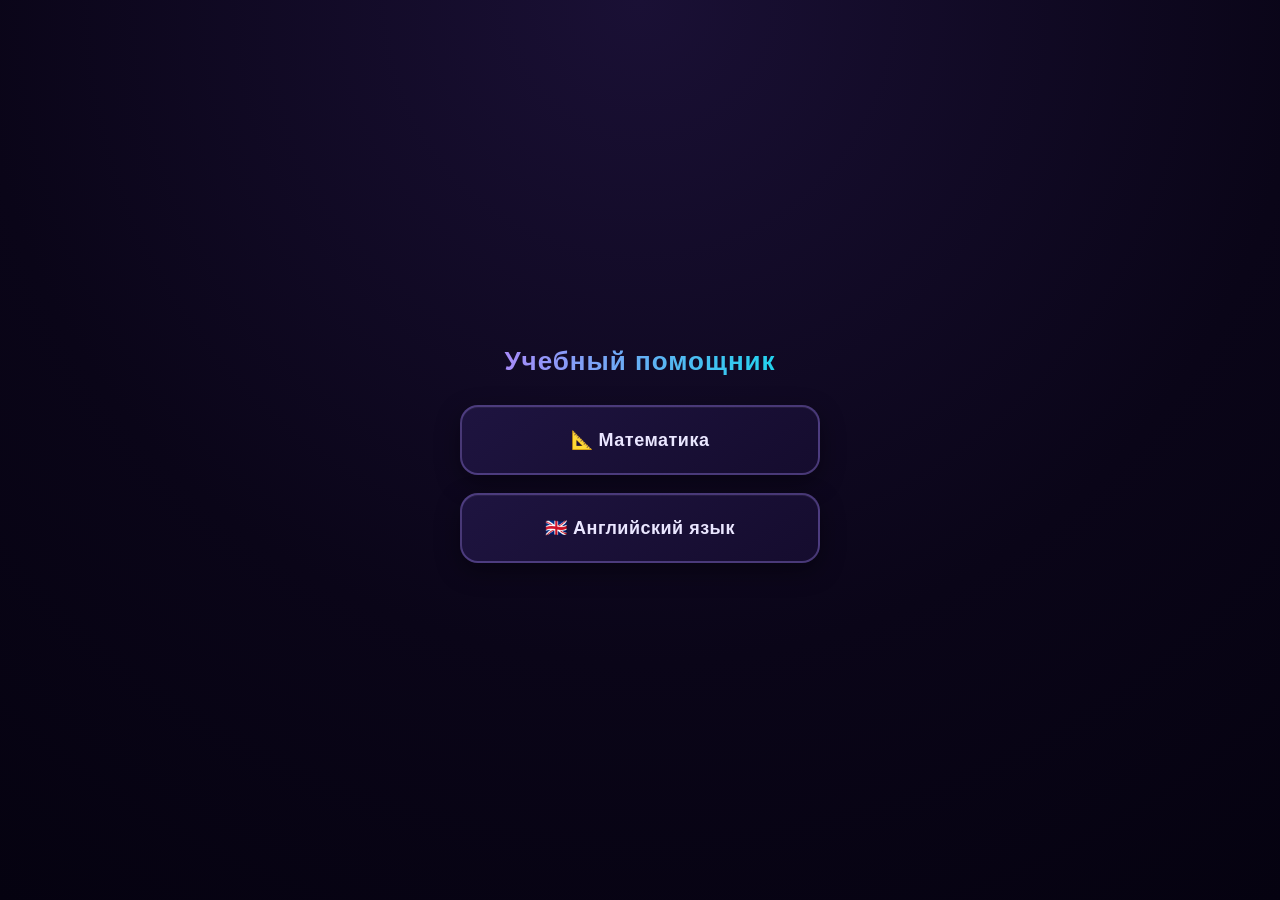
<file: index.html>
<!DOCTYPE html>
<html lang="ru">
<head>
    <meta charset="UTF-8">
    <meta name="viewport" content="width=device-width, initial-scale=1.0, maximum-scale=1.0, user-scalable=no">
    <meta name="theme-color" content="#0a0518">
    <title>Учебный помощник</title>
    <link rel="stylesheet" href="style.css">
</head>
<body class="menu-page">

    <h1 class="app-title">Учебный помощник</h1>

    <a href="math.html" class="menu-btn">📐 Математика</a>
    <a href="english.html" class="menu-btn">🇬🇧 Английский язык</a>

</body>
</html>
</file>
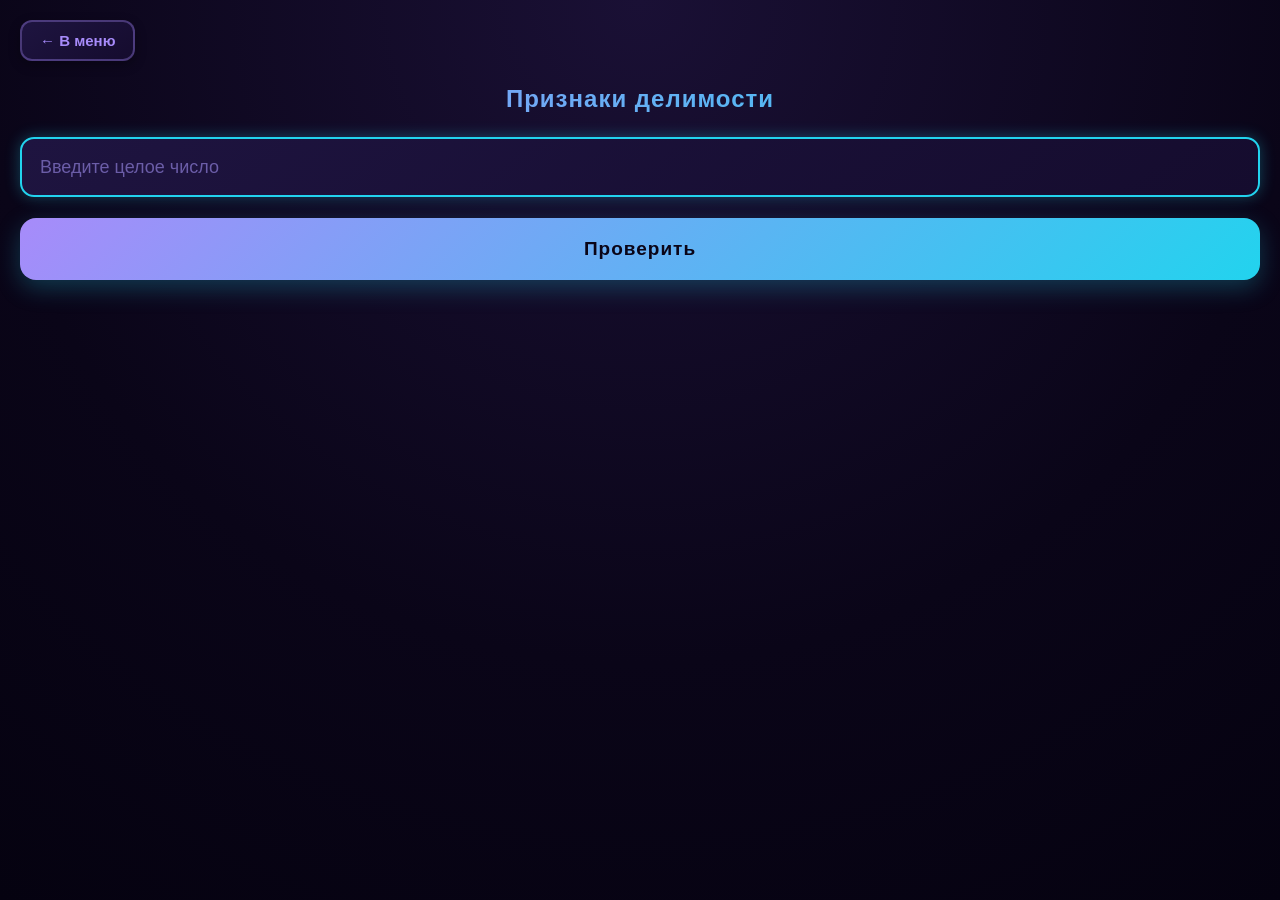
<file: divisibility.html>
<!DOCTYPE html>
<html lang="ru">
<head>
    <meta charset="UTF-8">
    <meta name="viewport" content="width=device-width, initial-scale=1.0, maximum-scale=1.0, user-scalable=no">
    <meta name="theme-color" content="#0a0518">
    <title>Признаки делимости</title>
    <link rel="stylesheet" href="style.css">
</head>
<body>

    <a href="math.html" class="back-btn">← В меню</a>

    <h1>Признаки делимости</h1>

    <!-- Поле ввода -->
    <div class="input-row">
        <input type="text" id="numInput" class="full-width" placeholder="Введите целое число" inputmode="numeric" autocomplete="off">
    </div>

    <button class="calc-btn" id="calcBtn">Проверить</button>

    <!-- Результат -->
    <div class="result" id="result">
        <div class="result-title">Результаты проверки</div>
        <div class="divisibility-list" id="divList"></div>

        <div class="result-title" style="margin-top:15px;">Объяснения</div>
        <div class="steps" id="steps"></div>
    </div>

    <script>
        const numInput = document.getElementById('numInput');
        const calcBtn = document.getElementById('calcBtn');
        const resultBlock = document.getElementById('result');
        const divListEl = document.getElementById('divList');
        const stepsEl = document.getElementById('steps');

        // === Список делителей, которые проверяем ===
        const DIVISORS = [2, 3, 4, 5, 6, 8, 9, 10, 11];

        // === Основная проверка ===
        function checkDivisibility(n) {
            const results = [];

            // Признак 2: последняя цифра чётная
            const lastDigit = Math.abs(n) % 10;
            results.push({
                divisor: 2,
                divides: n % 2 === 0,
                explain: n % 2 === 0
                    ? `Последняя цифра ${lastDigit} — чётная → число делится на 2.`
                    : `Последняя цифра ${lastDigit} — нечётная → число не делится на 2.`
            });

            // Признак 3: сумма цифр делится на 3
            const digitSum = sumOfDigits(n);
            results.push({
                divisor: 3,
                divides: n % 3 === 0,
                explain: `Сумма цифр = ${digitSum}. ${digitSum} ${digitSum % 3 === 0 ? 'делится' : 'не делится'} на 3 → число ${n % 3 === 0 ? 'делится' : 'не делится'} на 3.`
            });

            // Признак 4: последние 2 цифры делятся на 4
            const lastTwo = Math.abs(n) % 100;
            results.push({
                divisor: 4,
                divides: n % 4 === 0,
                explain: `Последние две цифры: ${String(lastTwo).padStart(2, '0')}. ${lastTwo} ${lastTwo % 4 === 0 ? 'делится' : 'не делится'} на 4 → число ${n % 4 === 0 ? 'делится' : 'не делится'} на 4.`
            });

            // Признак 5: последняя цифра 0 или 5
            results.push({
                divisor: 5,
                divides: n % 5 === 0,
                explain: n % 5 === 0
                    ? `Последняя цифра ${lastDigit} → число делится на 5.`
                    : `Последняя цифра ${lastDigit} → число не делится на 5 (нужно 0 или 5).`
            });

            // Признак 6: делится и на 2, и на 3
            const divBy2 = n % 2 === 0;
            const divBy3 = n % 3 === 0;
            results.push({
                divisor: 6,
                divides: divBy2 && divBy3,
                explain: `Число делится на 6, если делится и на 2, и на 3. На 2: ${divBy2 ? 'да' : 'нет'}, на 3: ${divBy3 ? 'да' : 'нет'} → ${divBy2 && divBy3 ? 'делится' : 'не делится'} на 6.`
            });

            // Признак 8: последние 3 цифры делятся на 8
            const lastThree = Math.abs(n) % 1000;
            results.push({
                divisor: 8,
                divides: n % 8 === 0,
                explain: `Последние три цифры: ${String(lastThree).padStart(3, '0')}. ${lastThree} ${lastThree % 8 === 0 ? 'делится' : 'не делится'} на 8 → число ${n % 8 === 0 ? 'делится' : 'не делится'} на 8.`
            });

            // Признак 9: сумма цифр делится на 9
            results.push({
                divisor: 9,
                divides: n % 9 === 0,
                explain: `Сумма цифр = ${digitSum}. ${digitSum} ${digitSum % 9 === 0 ? 'делится' : 'не делится'} на 9 → число ${n % 9 === 0 ? 'делится' : 'не делится'} на 9.`
            });

            // Признак 10: последняя цифра 0
            results.push({
                divisor: 10,
                divides: n % 10 === 0,
                explain: n % 10 === 0
                    ? `Последняя цифра 0 → число делится на 10.`
                    : `Последняя цифра ${lastDigit} → число не делится на 10 (нужен 0).`
            });

            // Признак 11: сумма цифр на чётных и нечётных местах
            const { evenSum, oddSum, diff } = alternatingSum(n);
            results.push({
                divisor: 11,
                divides: n % 11 === 0,
                explain: `Сумма цифр на нечётных местах = ${oddSum}, на чётных = ${evenSum}. Разность: |${oddSum} − ${evenSum}| = ${Math.abs(diff)}. ${Math.abs(diff) % 11 === 0 ? 'Делится' : 'Не делится'} на 11 → число ${n % 11 === 0 ? 'делится' : 'не делится'} на 11.`
            });

            return results;
        }

        // === Сумма цифр ===
        function sumOfDigits(n) {
            return String(Math.abs(n)).split('').reduce((s, d) => s + parseInt(d, 10), 0);
        }

        // === Сумма цифр на чётных и нечётных местах (для признака 11) ===
        function alternatingSum(n) {
            const str = String(Math.abs(n));
            let evenSum = 0; // чётные места (2-я, 4-я, ...) — с точки зрения справа
            let oddSum = 0;  // нечётные места (1-я, 3-я, ...) — с точки зрения справа

            // Идём справа налево
            for (let i = 0; i < str.length; i++) {
                const digit = parseInt(str[str.length - 1 - i], 10);
                if (i % 2 === 0) {
                    oddSum += digit; // 1-е место справа, 3-е, 5-е...
                } else {
                    evenSum += digit;
                }
            }
            return { evenSum, oddSum, diff: oddSum - evenSum };
        }

        // === Кнопка "Проверить" ===
        calcBtn.addEventListener('click', () => {
            const raw = numInput.value.trim();
            if (raw === '') {
                showError('Введите число!');
                return;
            }

            // Разрешаем отрицательные и просто числа без пробелов
            const cleaned = raw.replace(/\s+/g, '');

            // Проверяем, что это целое число (может быть со знаком −)
            if (!/^-?\d+$/.test(cleaned)) {
                showError('Введите целое число (без точек и запятых)!');
                return;
            }

            const n = parseInt(cleaned, 10);

            if (n === 0) {
                showError('Ноль делится на всё, но это неинтересно 😉');
                return;
            }

            if (Math.abs(n) > 1e15) {
                showError('Слишком большое число (макс. 10¹⁵)');
                return;
            }

            const results = checkDivisibility(n);

            // Строим сетку результатов
            divListEl.innerHTML = '';
            results.forEach(r => {
                const item = document.createElement('div');
                item.className = 'div-item ' + (r.divides ? 'yes' : 'no');
                item.innerHTML = `
                    <span class="div-num">${r.divisor}</span>
                    <span class="div-mark">${r.divides ? '✔' : '✘'}</span>
                `;
                divListEl.appendChild(item);
            });

            // Строим объяснения
            stepsEl.innerHTML = '';
            results.forEach((r, i) => {
                const div = document.createElement('div');
                div.className = 'step';
                div.innerHTML = `<span class="step-num">${r.divisor}.</span> ${r.explain}`;
                stepsEl.appendChild(div);
            });

            resultBlock.classList.add('visible');
        });

        // === Ошибки ===
        function showError(text) {
            resultBlock.classList.remove('visible');
            const old = document.querySelector('.error');
            if (old) old.remove();

            const err = document.createElement('div');
            err.className = 'error';
            err.textContent = text;
            calcBtn.insertAdjacentElement('afterend', err);

            setTimeout(() => err.remove(), 3000);
        }

        numInput.focus();
    </script>

</body>
</html>
</file>
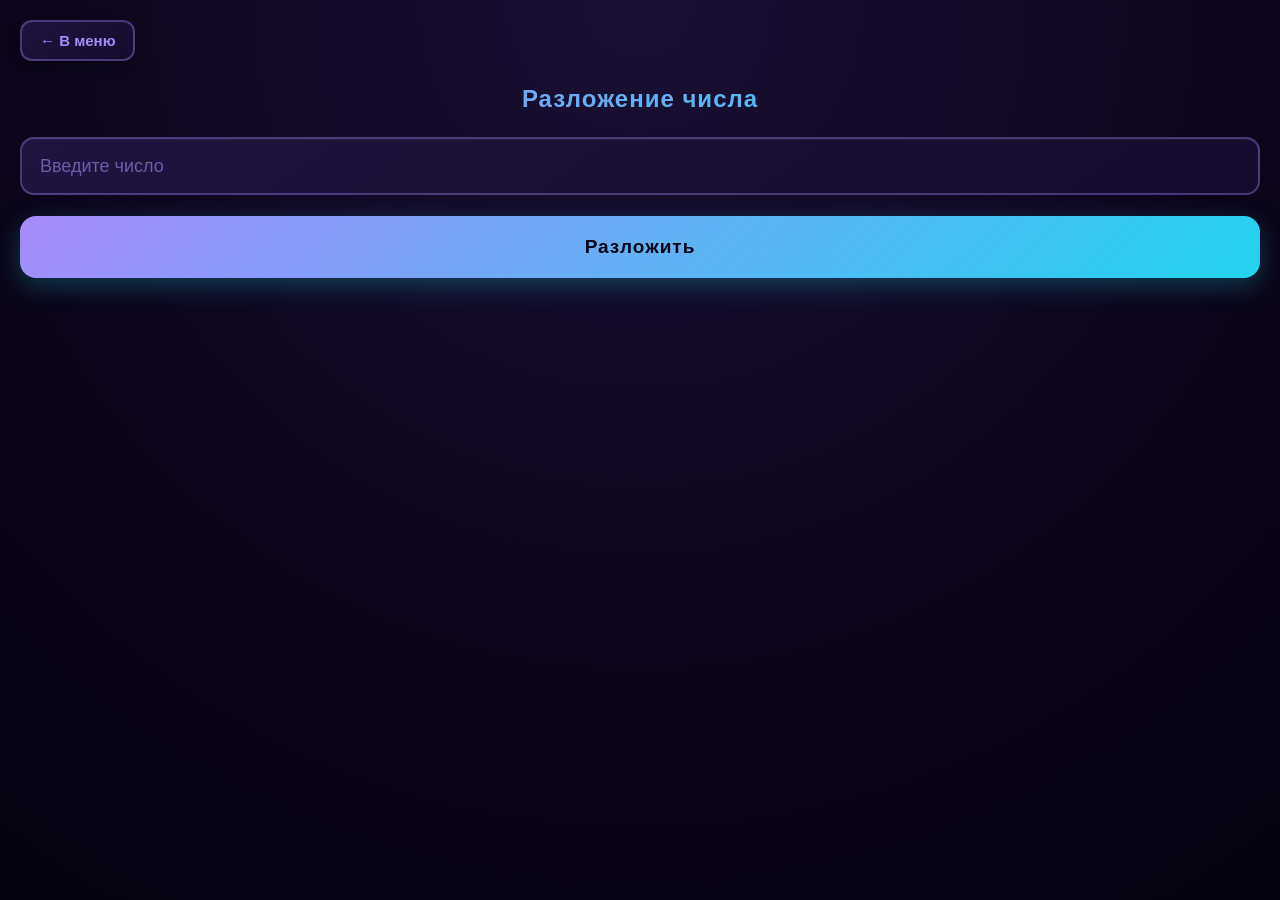
<file: factor.html>
<!DOCTYPE html>
<html lang="ru">
<head>
    <meta charset="UTF-8">
    <meta name="viewport" content="width=device-width, initial-scale=1.0, maximum-scale=1.0, user-scalable=no">
    <meta name="theme-color" content="#0a0518">
    <title>Разложение числа</title>
    <link rel="stylesheet" href="style.css">
</head>
<body>

    <a href="math.html" class="back-btn">← В меню</a>

    <h1>Разложение числа</h1>

    <div class="input-row">
        <input type="number" id="numInput" placeholder="Введите число" inputmode="numeric" min="2">
    </div>

    <button class="calc-btn" id="calcBtn">Разложить</button>

    <div class="result" id="result">
        <div class="result-title">Каноническая запись</div>
        <div class="canonical" id="canonical"></div>

        <div class="result-title">Простые множители</div>
        <div class="factors-list" id="factorsList"></div>

        <div class="result-title">Все делители (<span id="divCount">0</span>)</div>
        <div class="divisors" id="divisorsList"></div>
    </div>

    <script>
        const numInput = document.getElementById('numInput');
        const calcBtn = document.getElementById('calcBtn');
        const resultBlock = document.getElementById('result');
        const canonicalEl = document.getElementById('canonical');
        const factorsListEl = document.getElementById('factorsList');
        const divisorsListEl = document.getElementById('divisorsList');
        const divCountEl = document.getElementById('divCount');

        // Разложение на простые множители
        function factorize(n) {
            const factors = new Map();
            let d = 2;
            while (d * d <= n) {
                while (n % d === 0) {
                    factors.set(d, (factors.get(d) || 0) + 1);
                    n /= d;
                }
                d += d === 2 ? 1 : 2;
            }
            if (n > 1) factors.set(n, (factors.get(n) || 0) + 1);
            return factors;
        }

        // Все делители из разложения
        function getDivisors(factorsMap) {
            let divisors = [1];
            for (const [prime, exp] of factorsMap) {
                const newDivisors = [];
                let power = 1;
                for (let i = 0; i <= exp; i++) {
                    for (const d of divisors) {
                        newDivisors.push(d * power);
                    }
                    power *= prime;
                }
                divisors = newDivisors;
            }
            return divisors.sort((a, b) => a - b);
        }

        // Каноническая запись с HTML-степенями
        function buildCanonicalHTML(n, factorsMap) {
            if (factorsMap.size === 0) return `${n}`;
            let parts = [];
            for (const [prime, exp] of factorsMap) {
                if (exp === 1) {
                    parts.push(`<span class="base">${prime}</span>`);
                } else {
                    parts.push(`<span class="base">${prime}</span><span class="exp">${exp}</span>`);
                }
            }
            return `${n} = ${parts.join(' × ')}`;
        }

        calcBtn.addEventListener('click', () => {
            const val = numInput.value.trim();
            if (val === '') {
                showError('Введите число!');
                return;
            }

            const num = parseInt(val, 10);

            if (isNaN(num)) {
                showError('Это не число!');
                return;
            }

            if (num < 2) {
                showError('Число должно быть больше 1!');
                return;
            }

            if (num > 1e12) {
                showError('Слишком большое число (макс. 1 000 000 000 000)');
                return;
            }

            const factorsMap = factorize(num);
            const divisors = getDivisors(factorsMap);

            canonicalEl.innerHTML = buildCanonicalHTML(num, factorsMap);

            factorsListEl.innerHTML = '';
            for (const [prime, exp] of factorsMap) {
                const chip = document.createElement('div');
                chip.className = 'factor-chip';
                chip.textContent = exp === 1 ? `${prime}` : `${prime}^${exp}`;
                factorsListEl.appendChild(chip);
            }

            divisorsListEl.innerHTML = '';
            divisors.forEach(d => {
                const div = document.createElement('div');
                div.className = 'divisor';
                div.textContent = d.toLocaleString('ru-RU');
                divisorsListEl.appendChild(div);
            });
            divCountEl.textContent = divisors.length;

            resultBlock.classList.add('visible');
        });

        function showError(text) {
            resultBlock.classList.remove('visible');
            const old = document.querySelector('.error');
            if (old) old.remove();

            const err = document.createElement('div');
            err.className = 'error';
            err.textContent = text;
            calcBtn.insertAdjacentElement('afterend', err);

            setTimeout(() => err.remove(), 2500);
        }
    </script>

</body>
</html>
</file>
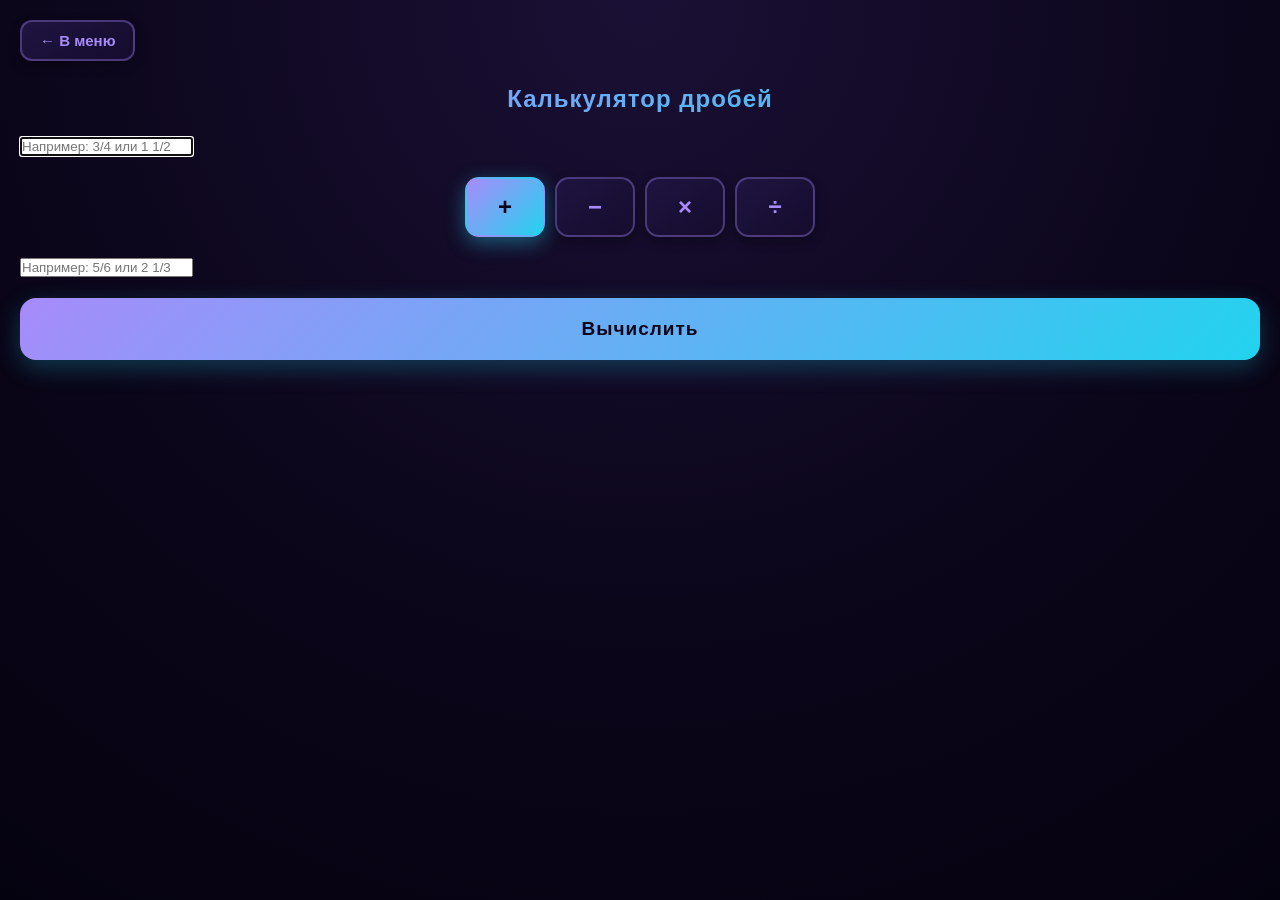
<file: fractions.html>
<!DOCTYPE html>
<html lang="ru">
<head>
    <meta charset="UTF-8">
    <meta name="viewport" content="width=device-width, initial-scale=1.0, maximum-scale=1.0, user-scalable=no">
    <meta name="theme-color" content="#0a0518">
    <title>Калькулятор дробей</title>
    <link rel="stylesheet" href="style.css">
</head>
<body>

    <a href="math.html" class="back-btn">← В меню</a>

    <h1>Калькулятор дробей</h1>

    <!-- Первая дробь -->
    <div class="frac-row">
        <input type="text" id="frac1" class="full-width" placeholder="Например: 3/4 или 1 1/2" autocomplete="off">
    </div>

    <!-- Знак операции -->
    <div class="op-switch">
        <button class="op-btn active" data-op="+" type="button">+</button>
        <button class="op-btn" data-op="-" type="button">−</button>
        <button class="op-btn" data-op="×" type="button">×</button>
        <button class="op-btn" data-op="÷" type="button">÷</button>
    </div>

    <!-- Вторая дробь -->
    <div class="frac-row">
        <input type="text" id="frac2" class="full-width" placeholder="Например: 5/6 или 2 1/3" autocomplete="off">
    </div>

    <button class="calc-btn" id="calcBtn">Вычислить</button>

    <!-- Результат -->
    <div class="result" id="result">
        <div class="result-title">Ответ</div>
        <div class="translate-result" id="answer">—</div>

        <div class="result-title" style="margin-top:15px;">Пошаговое решение</div>
        <div class="steps" id="steps"></div>
    </div>

    <script>
        let operation = '+';

        const frac1Input = document.getElementById('frac1');
        const frac2Input = document.getElementById('frac2');
        const calcBtn = document.getElementById('calcBtn');
        const resultBlock = document.getElementById('result');
        const answerEl = document.getElementById('answer');
        const stepsEl = document.getElementById('steps');

        // === Переключение операции ===
        document.querySelectorAll('.op-btn').forEach(btn => {
            btn.addEventListener('click', () => {
                document.querySelectorAll('.op-btn').forEach(b => b.classList.remove('active'));
                btn.classList.add('active');
                operation = btn.dataset.op;
            });
        });

        // === Парсинг дроби ===
        function parseFraction(str) {
            str = str.trim().replace(/\s+/g, ' ');
            if (str === '') return null;

            let sign = 1;
            if (str.startsWith('-')) {
                sign = -1;
                str = str.slice(1).trim();
            }

            const mixedMatch = str.match(/^(\d+)\s+(\d+)\/(\d+)$/);
            if (mixedMatch) {
                const whole = parseInt(mixedMatch[1], 10);
                const num = parseInt(mixedMatch[2], 10);
                const den = parseInt(mixedMatch[3], 10);
                if (den === 0) return null;
                return {
                    num: sign * (whole * den + num),
                    den: den,
                    original: (sign < 0 ? '-' : '') + str
                };
            }

            const fracMatch = str.match(/^(\d+)\/(\d+)$/);
            if (fracMatch) {
                const num = parseInt(fracMatch[1], 10);
                const den = parseInt(fracMatch[2], 10);
                if (den === 0) return null;
                return {
                    num: sign * num,
                    den: den,
                    original: (sign < 0 ? '-' : '') + str
                };
            }

            const intMatch = str.match(/^\d+$/);
            if (intMatch) {
                const n = parseInt(str, 10);
                return {
                    num: sign * n,
                    den: 1,
                    original: (sign < 0 ? '-' : '') + str
                };
            }

            return null;
        }

        function gcd(a, b) {
            a = Math.abs(a);
            b = Math.abs(b);
            while (b !== 0) [a, b] = [b, a % b];
            return a || 1;
        }

        function lcm(a, b) {
            return Math.abs(a * b) / gcd(a, b);
        }

        function reduce(num, den) {
            if (den < 0) { num = -num; den = -den; }
            const g = gcd(num, den);
            return { num: num / g, den: den / g };
        }

        function fracStr(num, den) {
            if (den === 1) return `${num}`;
            return `${num}/${den}`;
        }

        function toMixed(num, den) {
            if (den === 1) return null;
            if (Math.abs(num) < den) return null;
            const sign = num < 0 ? '-' : '';
            const absNum = Math.abs(num);
            const whole = Math.floor(absNum / den);
            const rem = absNum % den;
            if (rem === 0) return null;
            return `${sign}${whole} ${rem}/${den}`;
        }

        function compute(a, b, op) {
            let num, den;
            if (op === '+') {
                num = a.num * b.den + b.num * a.den;
                den = a.den * b.den;
            } else if (op === '-') {
                num = a.num * b.den - b.num * a.den;
                den = a.den * b.den;
            } else if (op === '×') {
                num = a.num * b.num;
                den = a.den * b.den;
            } else if (op === '÷') {
                if (b.num === 0) return null;
                num = a.num * b.den;
                den = a.den * b.num;
            }
            return { num, den };
        }

        function buildSteps(a, b, op, raw, reduced) {
            const steps = [];
            const opWord = { '+': 'сложение', '-': 'вычитание', '×': 'умножение', '÷': 'деление' }[op];

            steps.push(`Операция: ${opWord} дробей ${a.original} и ${b.original}`);

            if (op === '+' || op === '-') {
                const commonDen = lcm(a.den, b.den);
                steps.push(`Общий знаменатель: НОК(${a.den}, ${b.den}) = ${commonDen}`);

                const mult1 = commonDen / a.den;
                const mult2 = commonDen / b.den;
                const newNum1 = a.num * mult1;
                const newNum2 = b.num * mult2;

                if (mult1 !== 1) {
                    steps.push(`${a.original} = (${a.num} × ${mult1})/${commonDen} = ${newNum1}/${commonDen}`);
                } else {
                    steps.push(`${a.original} = ${a.num}/${commonDen}`);
                }
                if (mult2 !== 1) {
                    steps.push(`${b.original} = (${b.num} × ${mult2})/${commonDen} = ${newNum2}/${commonDen}`);
                } else {
                    steps.push(`${b.original} = ${b.num}/${commonDen}`);
                }

                const resultNum = op === '+' ? newNum1 + newNum2 : newNum1 - newNum2;
                steps.push(`${newNum1}/${commonDen} ${op} ${newNum2}/${commonDen} = ${resultNum}/${commonDen}`);
            }
            else if (op === '×') {
                steps.push(`${a.num}/${a.den} × ${b.num}/${b.den} = (${a.num} × ${b.num}) / (${a.den} × ${b.den}) = ${raw.num}/${raw.den}`);
            }
            else if (op === '÷') {
                steps.push(`Деление заменяем умножением на обратную дробь:`);
                steps.push(`${a.num}/${a.den} ÷ ${b.num}/${b.den} = ${a.num}/${a.den} × ${b.den}/${b.num} = ${raw.num}/${raw.den}`);
            }

            const g = gcd(raw.num, raw.den);
            if (g > 1) {
                steps.push(`Сокращаем на НОД(${Math.abs(raw.num)}, ${raw.den}) = ${g}:`);
                steps.push(`${raw.num}/${raw.den} = ${reduced.num}/${reduced.den}`);
            }

            const mixed = toMixed(reduced.num, reduced.den);
            if (mixed) {
                steps.push(`Выделяем целую часть: ${reduced.num}/${reduced.den} = ${mixed}`);
            }

            return steps;
        }

        calcBtn.addEventListener('click', () => {
            const s1 = frac1Input.value.trim();
            const s2 = frac2Input.value.trim();

            if (!s1 || !s2) {
                showError('Введите обе дроби!');
                return;
            }

            const a = parseFraction(s1);
            const b = parseFraction(s2);

            if (!a) {
                showError(`Не могу разобрать первую дробь: "${s1}". Формат: 3/4 или 1 1/2`);
                return;
            }
            if (!b) {
                showError(`Не могу разобрать вторую дробь: "${s2}". Формат: 3/4 или 1 1/2`);
                return;
            }

            const raw = compute(a, b, operation);
            if (!raw) {
                showError('Деление на ноль невозможно!');
                return;
            }

            const reduced = reduce(raw.num, raw.den);
            const mixed = toMixed(reduced.num, reduced.den);

            let answerHTML = fracStr(reduced.num, reduced.den);
            if (mixed) {
                answerHTML = `${fracStr(reduced.num, reduced.den)} = ${mixed}`;
            }
            answerEl.textContent = answerHTML;

            const steps = buildSteps(a, b, operation, raw, reduced);
            stepsEl.innerHTML = '';
            steps.forEach((step, i) => {
                const div = document.createElement('div');
                div.className = 'step';
                div.innerHTML = `<span class="step-num">${i + 1}.</span> ${step}`;
                stepsEl.appendChild(div);
            });

            resultBlock.classList.add('visible');
        });

        function showError(text) {
            resultBlock.classList.remove('visible');
            const old = document.querySelector('.error');
            if (old) old.remove();

            const err = document.createElement('div');
            err.className = 'error';
            err.textContent = text;
            calcBtn.insertAdjacentElement('afterend', err);

            setTimeout(() => err.remove(), 3500);
        }

        frac1Input.focus();
    </script>

</body>
</html>
</file>
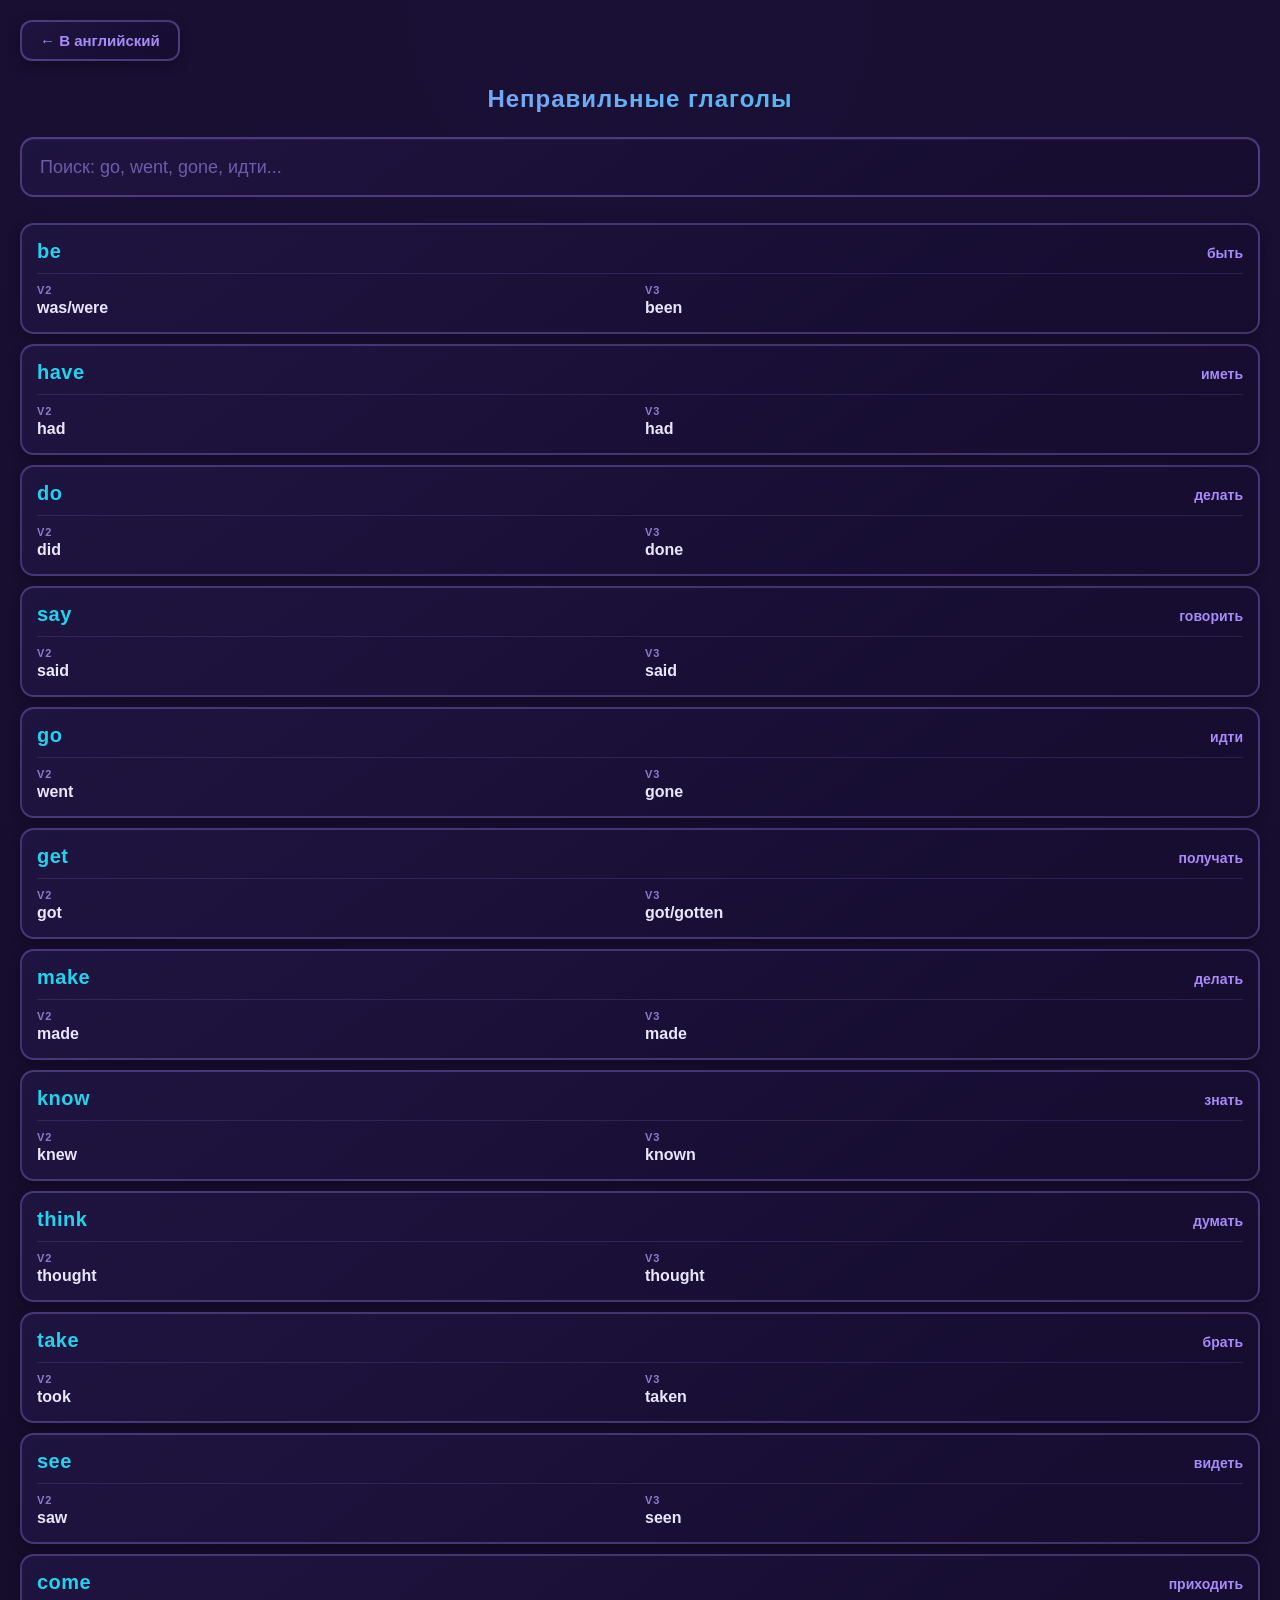
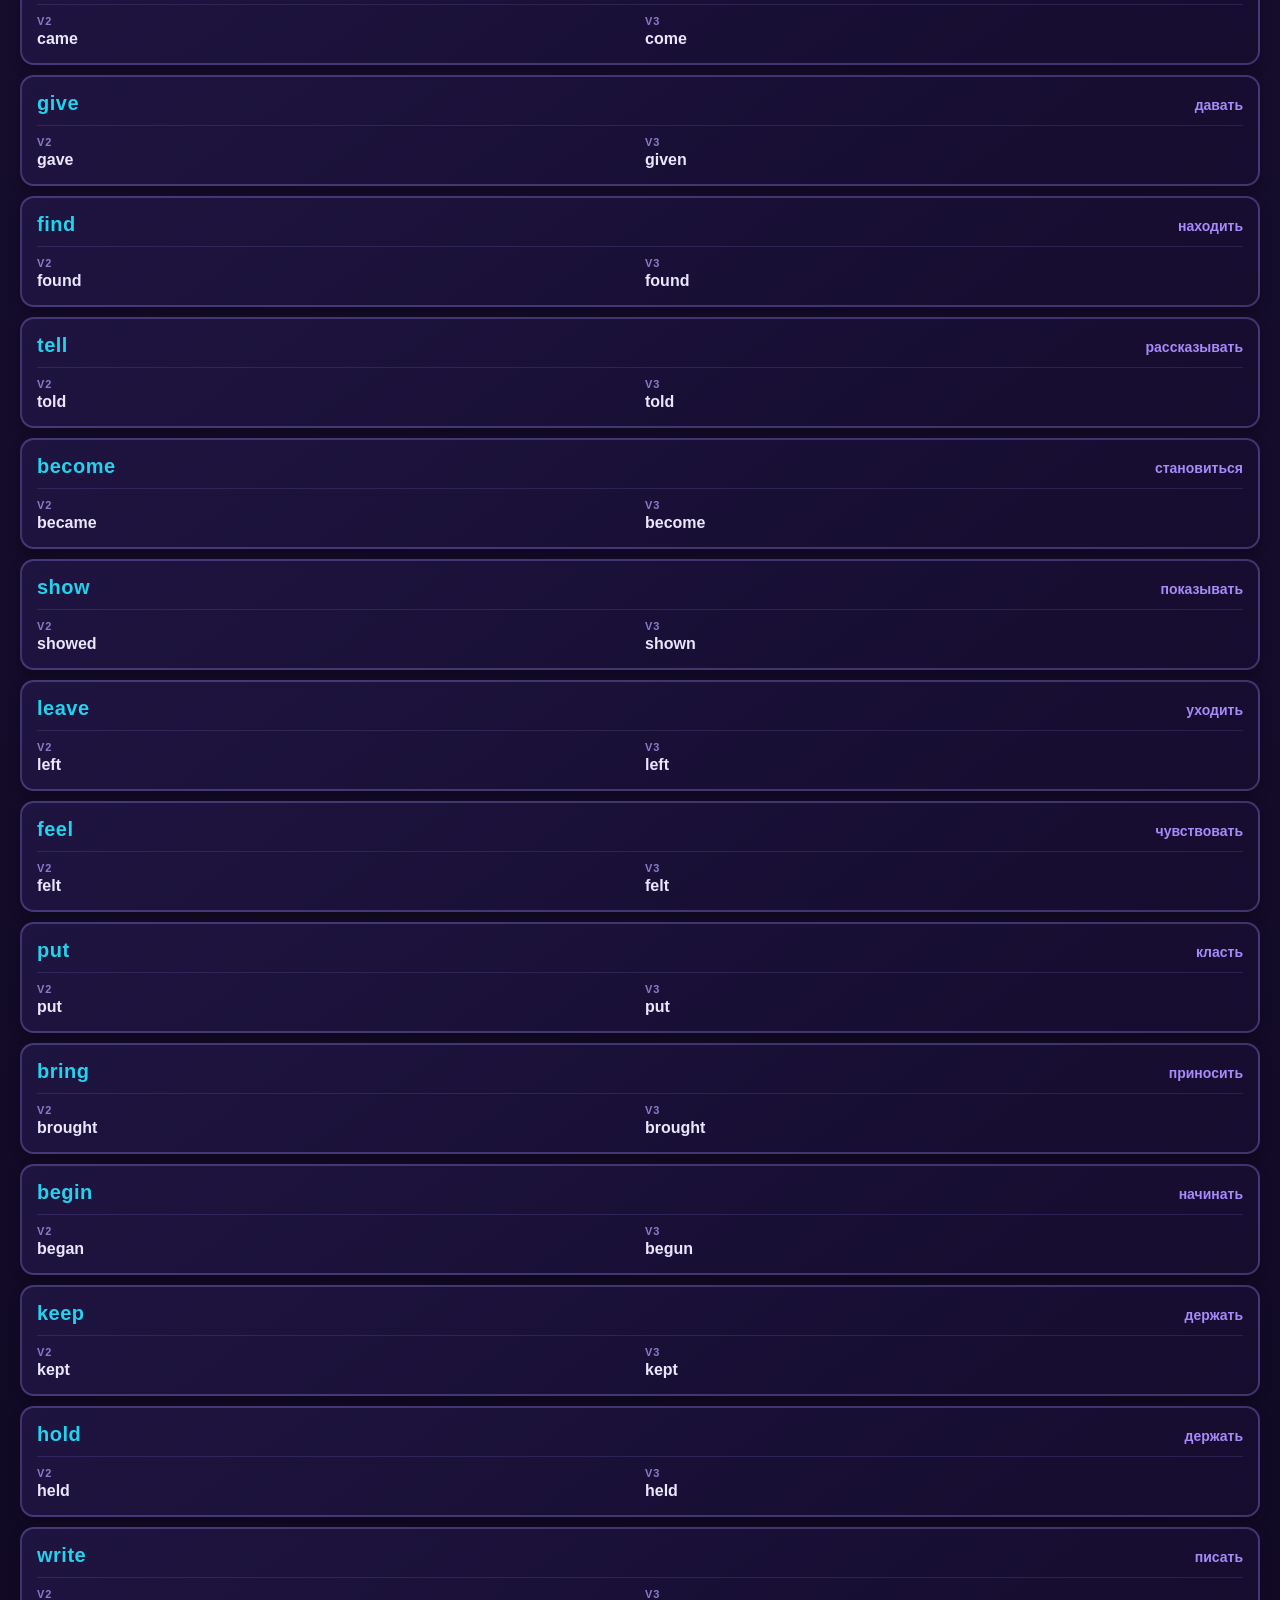
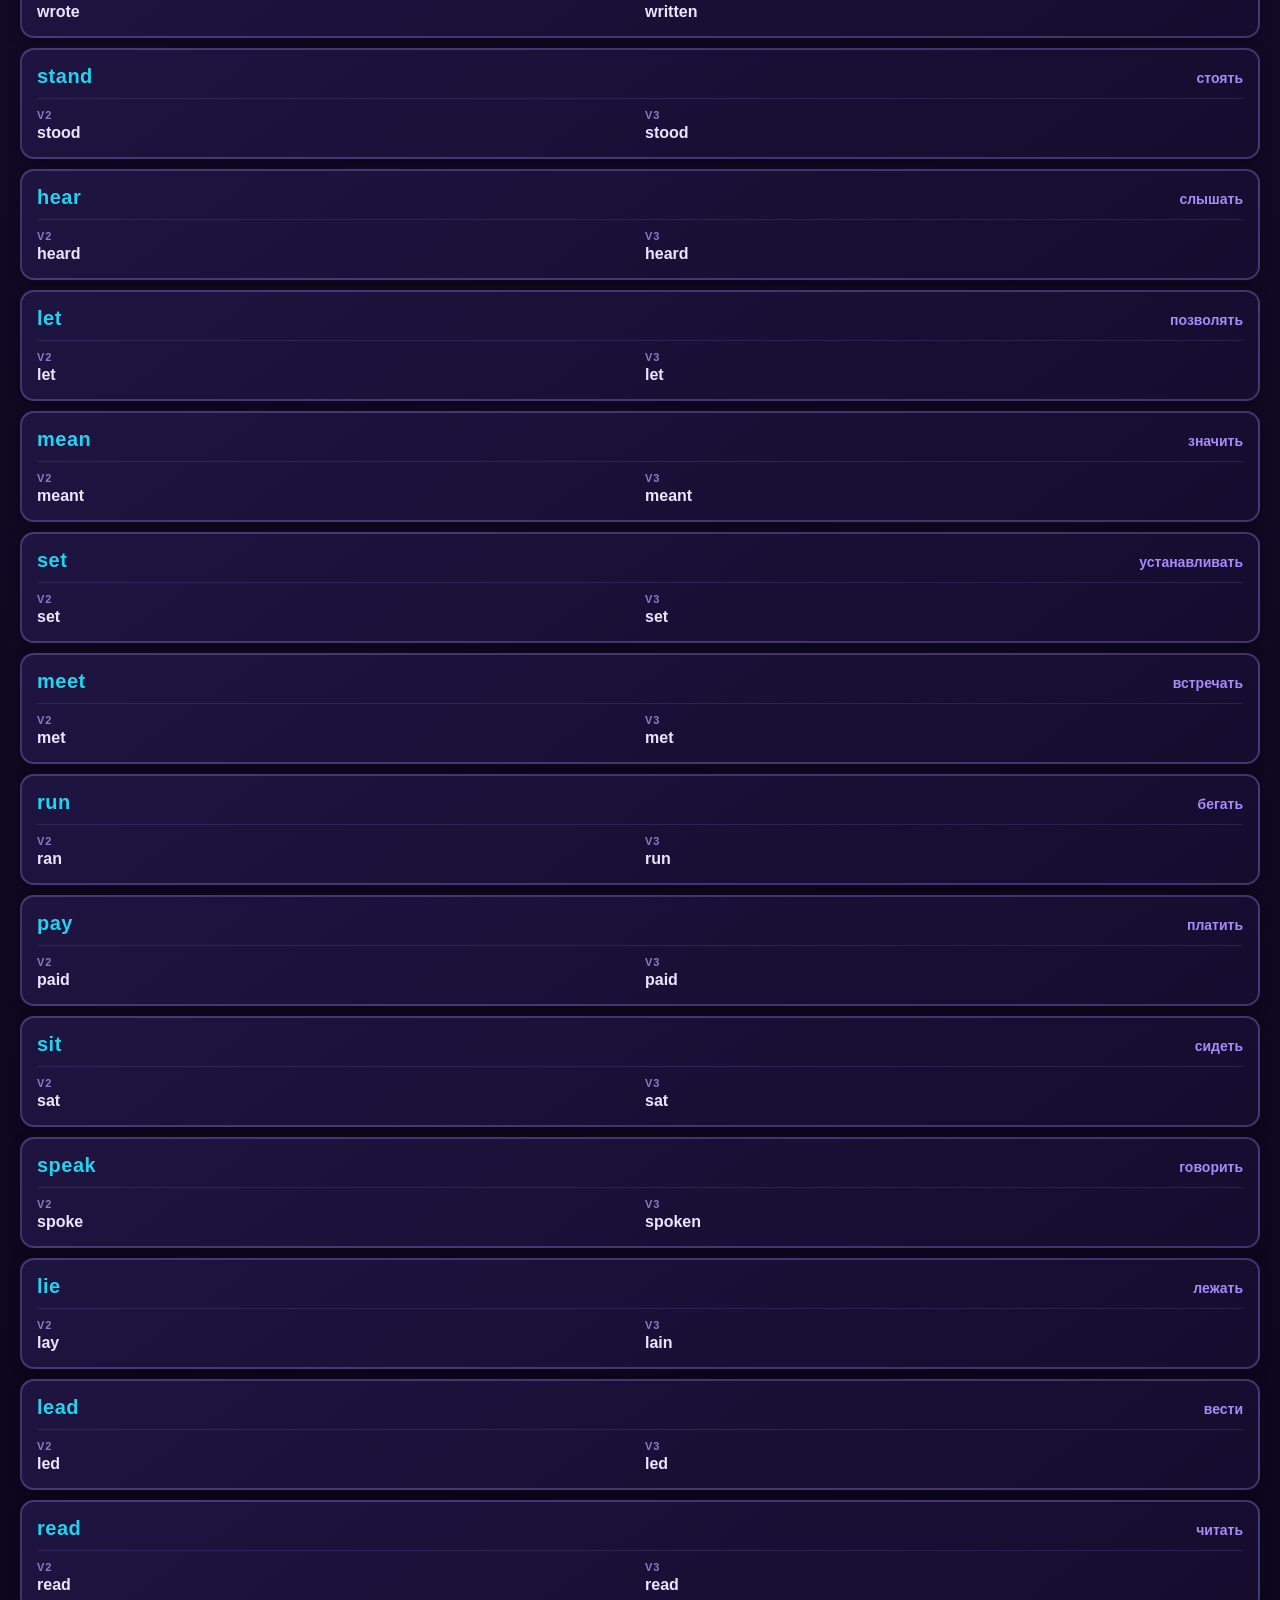
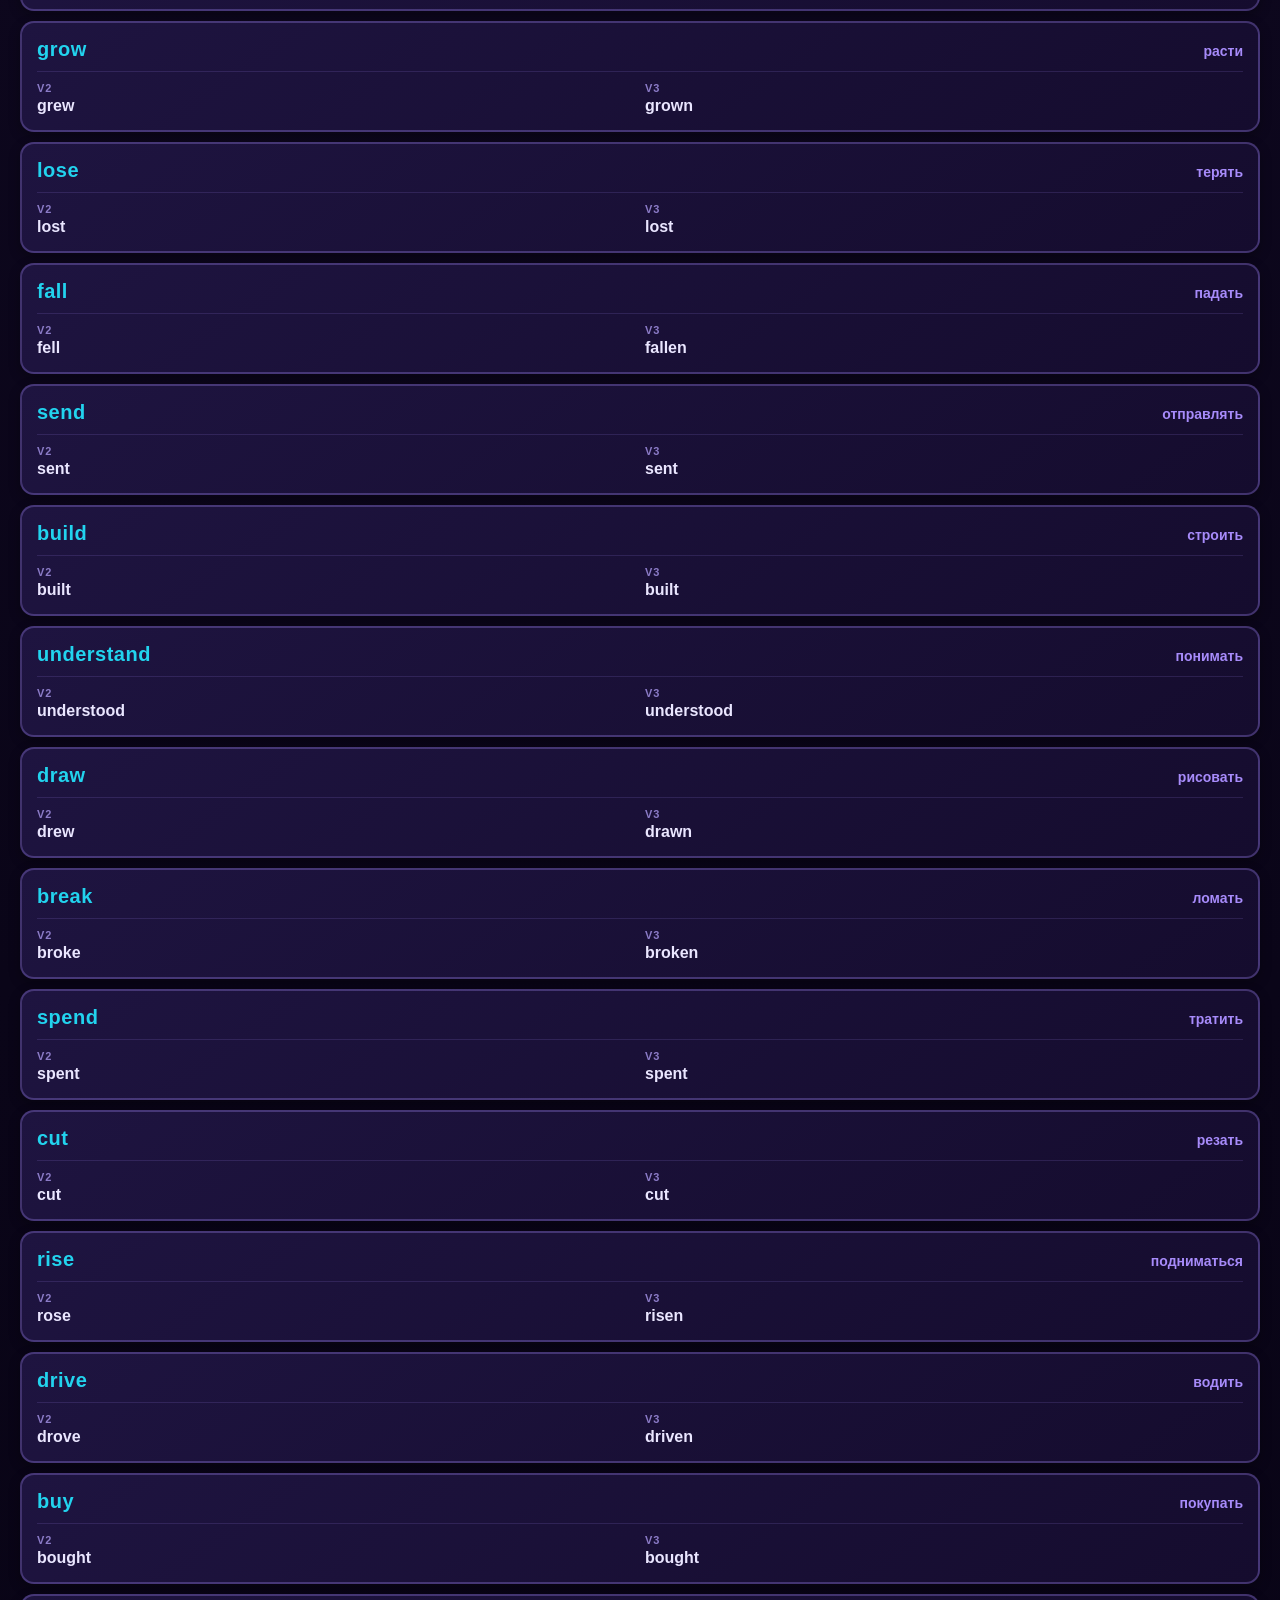
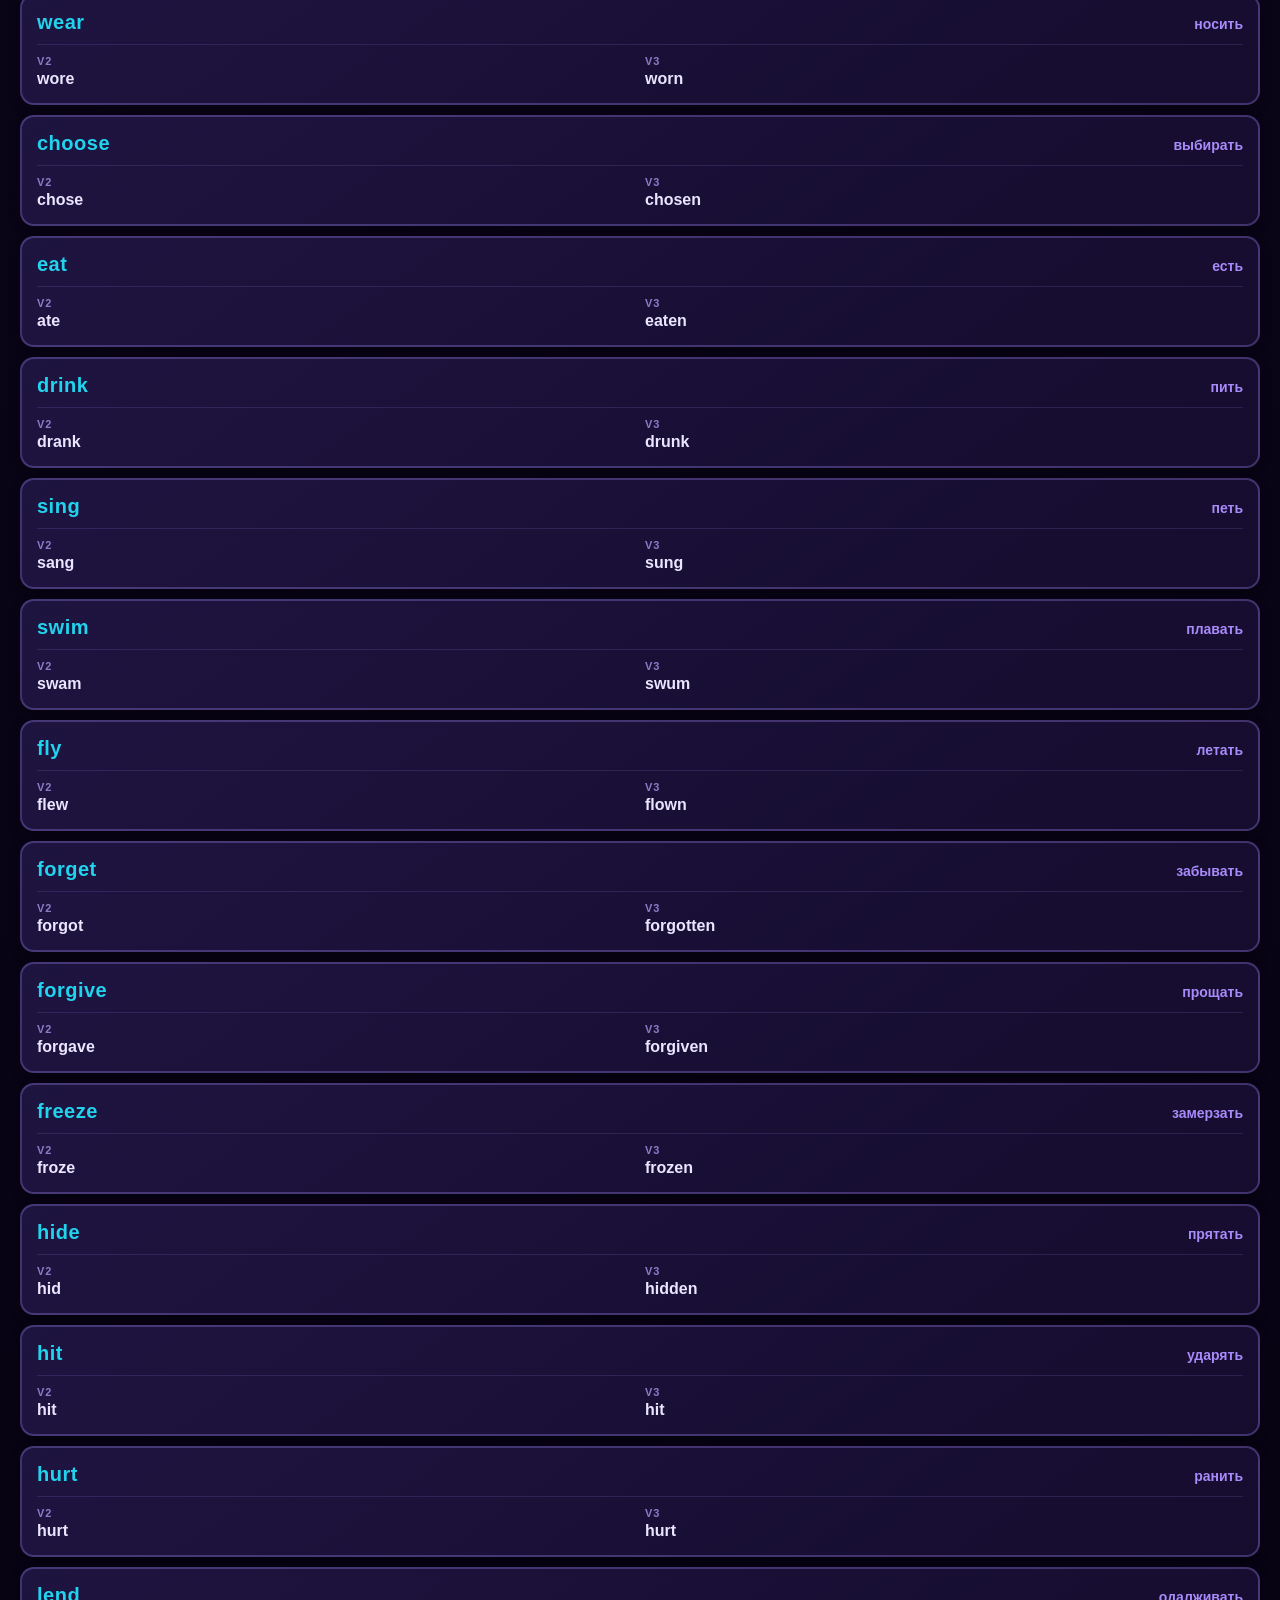
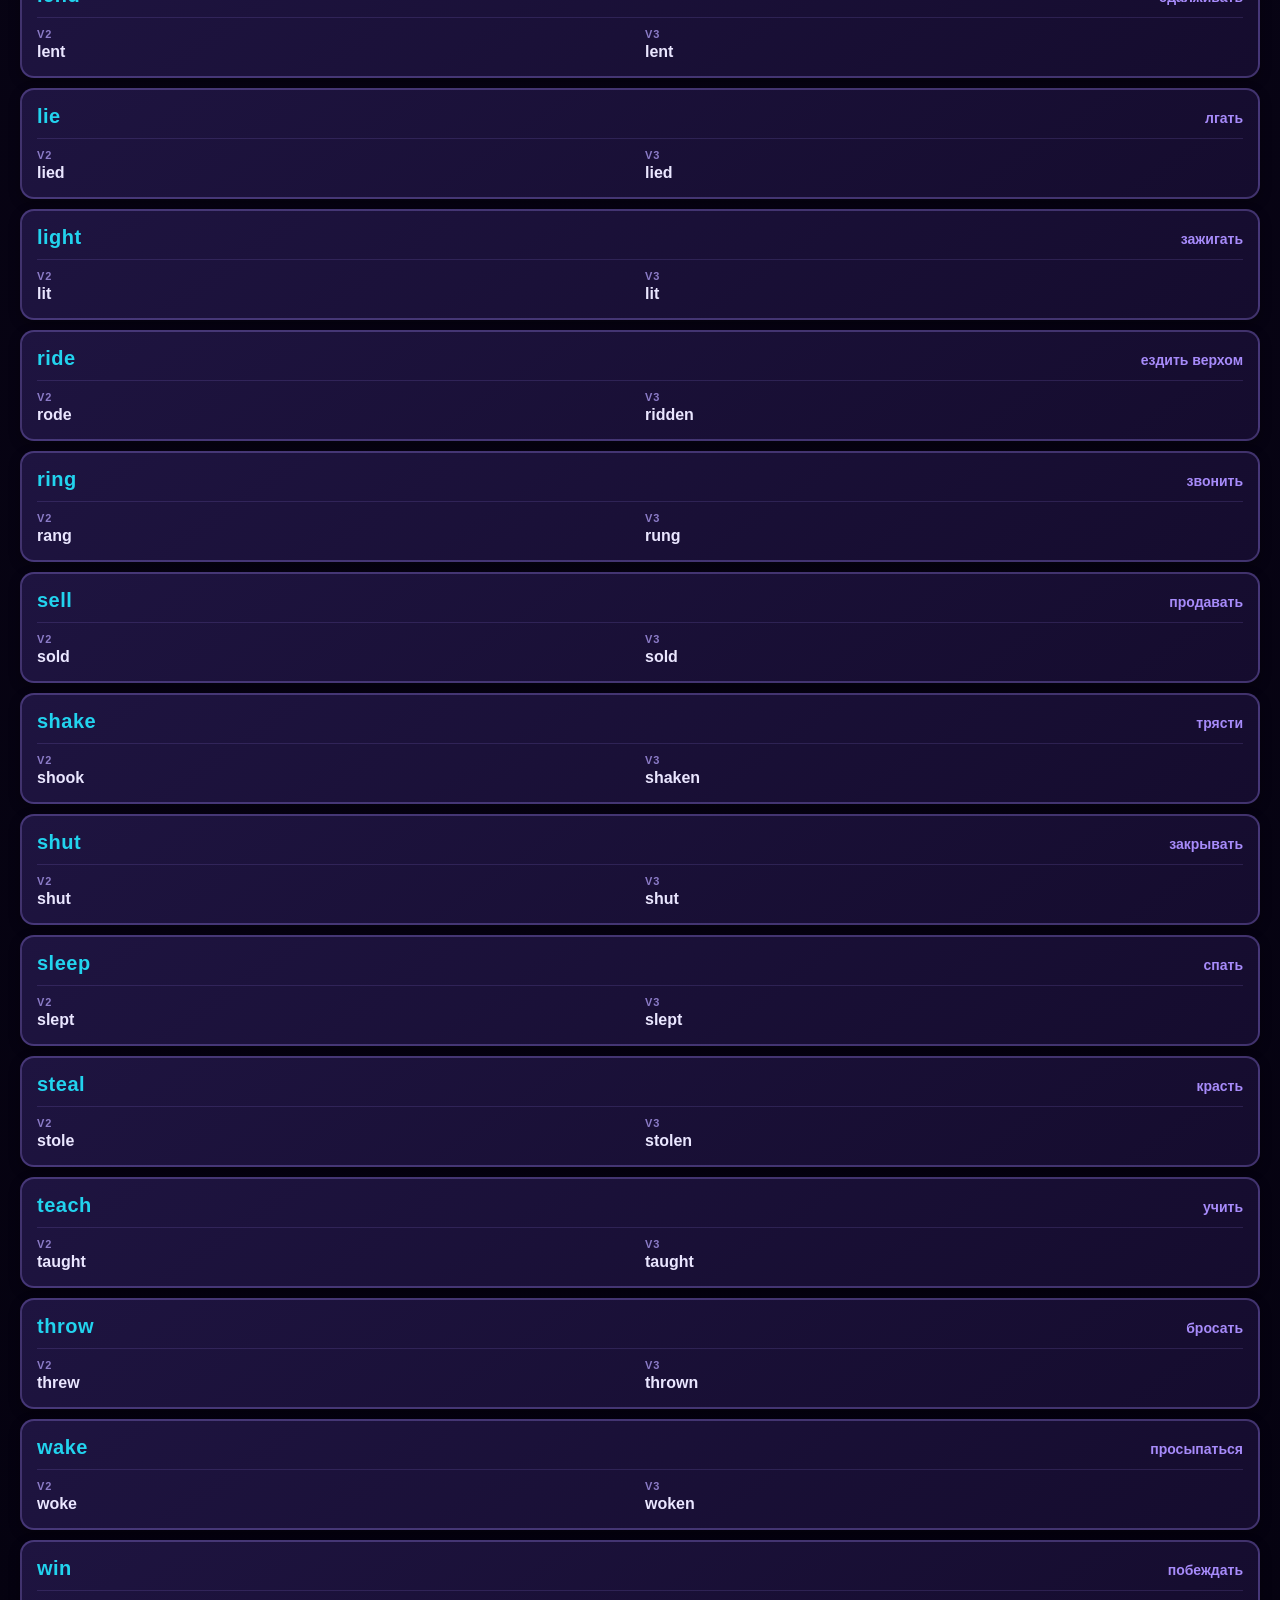
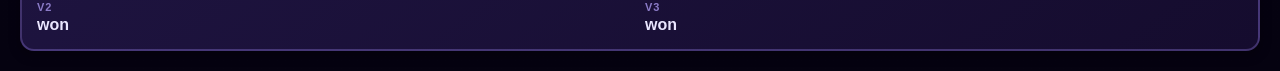
<file: irregual.html>
<!DOCTYPE html>
<html lang="ru">
<head>
    <meta charset="UTF-8">
    <meta name="viewport" content="width=device-width, initial-scale=1.0, maximum-scale=1.0, user-scalable=no">
    <meta name="theme-color" content="#0a0518">
    <title>Неправильные глаголы</title>
    <link rel="stylesheet" href="style.css">
</head>
<body>

    <a href="english.html" class="back-btn">← В английский</a>

    <h1>Неправильные глаголы</h1>

    <!-- Поиск -->
    <div class="input-row">
        <input type="text" id="searchInput" class="full-width" placeholder="Поиск: go, went, gone, идти..." autocomplete="off">
    </div>

    <!-- Список глаголов -->
    <div class="verbs-container" id="verbsContainer"></div>

    <!-- Если ничего не найдено -->
    <div class="empty-message" id="emptyMessage" style="display:none;">
        Ничего не найдено 🤷
    </div>

    <script>
        // ============================================================
        // БАЗА НЕПРАВИЛЬНЫХ ГЛАГОЛОВ (~80 самых популярных)
        // ============================================================
        const VERBS = [
            { v1: "be", v2: "was/were", v3: "been", ru: "быть" },
            { v1: "have", v2: "had", v3: "had", ru: "иметь" },
            { v1: "do", v2: "did", v3: "done", ru: "делать" },
            { v1: "say", v2: "said", v3: "said", ru: "говорить" },
            { v1: "go", v2: "went", v3: "gone", ru: "идти" },
            { v1: "get", v2: "got", v3: "got/gotten", ru: "получать" },
            { v1: "make", v2: "made", v3: "made", ru: "делать" },
            { v1: "know", v2: "knew", v3: "known", ru: "знать" },
            { v1: "think", v2: "thought", v3: "thought", ru: "думать" },
            { v1: "take", v2: "took", v3: "taken", ru: "брать" },
            { v1: "see", v2: "saw", v3: "seen", ru: "видеть" },
            { v1: "come", v2: "came", v3: "come", ru: "приходить" },
            { v1: "give", v2: "gave", v3: "given", ru: "давать" },
            { v1: "find", v2: "found", v3: "found", ru: "находить" },
            { v1: "tell", v2: "told", v3: "told", ru: "рассказывать" },
            { v1: "become", v2: "became", v3: "become", ru: "становиться" },
            { v1: "show", v2: "showed", v3: "shown", ru: "показывать" },
            { v1: "leave", v2: "left", v3: "left", ru: "уходить" },
            { v1: "feel", v2: "felt", v3: "felt", ru: "чувствовать" },
            { v1: "put", v2: "put", v3: "put", ru: "класть" },
            { v1: "bring", v2: "brought", v3: "brought", ru: "приносить" },
            { v1: "begin", v2: "began", v3: "begun", ru: "начинать" },
            { v1: "keep", v2: "kept", v3: "kept", ru: "держать" },
            { v1: "hold", v2: "held", v3: "held", ru: "держать" },
            { v1: "write", v2: "wrote", v3: "written", ru: "писать" },
            { v1: "stand", v2: "stood", v3: "stood", ru: "стоять" },
            { v1: "hear", v2: "heard", v3: "heard", ru: "слышать" },
            { v1: "let", v2: "let", v3: "let", ru: "позволять" },
            { v1: "mean", v2: "meant", v3: "meant", ru: "значить" },
            { v1: "set", v2: "set", v3: "set", ru: "устанавливать" },
            { v1: "meet", v2: "met", v3: "met", ru: "встречать" },
            { v1: "run", v2: "ran", v3: "run", ru: "бегать" },
            { v1: "pay", v2: "paid", v3: "paid", ru: "платить" },
            { v1: "sit", v2: "sat", v3: "sat", ru: "сидеть" },
            { v1: "speak", v2: "spoke", v3: "spoken", ru: "говорить" },
            { v1: "lie", v2: "lay", v3: "lain", ru: "лежать" },
            { v1: "lead", v2: "led", v3: "led", ru: "вести" },
            { v1: "read", v2: "read", v3: "read", ru: "читать" },
            { v1: "grow", v2: "grew", v3: "grown", ru: "расти" },
            { v1: "lose", v2: "lost", v3: "lost", ru: "терять" },
            { v1: "fall", v2: "fell", v3: "fallen", ru: "падать" },
            { v1: "send", v2: "sent", v3: "sent", ru: "отправлять" },
            { v1: "build", v2: "built", v3: "built", ru: "строить" },
            { v1: "understand", v2: "understood", v3: "understood", ru: "понимать" },
            { v1: "draw", v2: "drew", v3: "drawn", ru: "рисовать" },
            { v1: "break", v2: "broke", v3: "broken", ru: "ломать" },
            { v1: "spend", v2: "spent", v3: "spent", ru: "тратить" },
            { v1: "cut", v2: "cut", v3: "cut", ru: "резать" },
            { v1: "rise", v2: "rose", v3: "risen", ru: "подниматься" },
            { v1: "drive", v2: "drove", v3: "driven", ru: "водить" },
            { v1: "buy", v2: "bought", v3: "bought", ru: "покупать" },
            { v1: "wear", v2: "wore", v3: "worn", ru: "носить" },
            { v1: "choose", v2: "chose", v3: "chosen", ru: "выбирать" },
            { v1: "eat", v2: "ate", v3: "eaten", ru: "есть" },
            { v1: "drink", v2: "drank", v3: "drunk", ru: "пить" },
            { v1: "sing", v2: "sang", v3: "sung", ru: "петь" },
            { v1: "swim", v2: "swam", v3: "swum", ru: "плавать" },
            { v1: "fly", v2: "flew", v3: "flown", ru: "летать" },
            { v1: "forget", v2: "forgot", v3: "forgotten", ru: "забывать" },
            { v1: "forgive", v2: "forgave", v3: "forgiven", ru: "прощать" },
            { v1: "freeze", v2: "froze", v3: "frozen", ru: "замерзать" },
            { v1: "hide", v2: "hid", v3: "hidden", ru: "прятать" },
            { v1: "hit", v2: "hit", v3: "hit", ru: "ударять" },
            { v1: "hurt", v2: "hurt", v3: "hurt", ru: "ранить" },
            { v1: "lend", v2: "lent", v3: "lent", ru: "одалживать" },
            { v1: "lie", v2: "lied", v3: "lied", ru: "лгать" },
            { v1: "light", v2: "lit", v3: "lit", ru: "зажигать" },
            { v1: "ride", v2: "rode", v3: "ridden", ru: "ездить верхом" },
            { v1: "ring", v2: "rang", v3: "rung", ru: "звонить" },
            { v1: "sell", v2: "sold", v3: "sold", ru: "продавать" },
            { v1: "shake", v2: "shook", v3: "shaken", ru: "трясти" },
            { v1: "shut", v2: "shut", v3: "shut", ru: "закрывать" },
            { v1: "sleep", v2: "slept", v3: "slept", ru: "спать" },
            { v1: "steal", v2: "stole", v3: "stolen", ru: "красть" },
            { v1: "teach", v2: "taught", v3: "taught", ru: "учить" },
            { v1: "throw", v2: "threw", v3: "thrown", ru: "бросать" },
            { v1: "wake", v2: "woke", v3: "woken", ru: "просыпаться" },
            { v1: "win", v2: "won", v3: "won", ru: "побеждать" }
        ];

        const verbsContainer = document.getElementById('verbsContainer');
        const searchInput = document.getElementById('searchInput');
        const emptyMessage = document.getElementById('emptyMessage');

        function renderVerbs(filter = '') {
            const q = filter.trim().toLowerCase();
            const filtered = q === '' ? VERBS : VERBS.filter(v =>
                v.v1.toLowerCase().includes(q) ||
                v.v2.toLowerCase().includes(q) ||
                v.v3.toLowerCase().includes(q) ||
                v.ru.toLowerCase().includes(q)
            );

            verbsContainer.innerHTML = '';

            if (filtered.length === 0) {
                emptyMessage.style.display = 'block';
                return;
            }
            emptyMessage.style.display = 'none';

            filtered.forEach(verb => {
                const card = document.createElement('div');
                card.className = 'verb-card';
                card.innerHTML = `
                    <div class="verb-header">
                        <span class="verb-v1">${verb.v1}</span>
                        <span class="verb-ru">${verb.ru}</span>
                    </div>
                    <div class="verb-forms">
                        <div class="verb-form">
                            <span class="form-label">V2</span>
                            <span class="form-value">${verb.v2}</span>
                        </div>
                        <div class="verb-form">
                            <span class="form-label">V3</span>
                            <span class="form-value">${verb.v3}</span>
                        </div>
                    </div>
                `;
                verbsContainer.appendChild(card);
            });
        }

        searchInput.addEventListener('input', () => renderVerbs(searchInput.value));
        renderVerbs();
    </script>

</body>
</html>
</file>
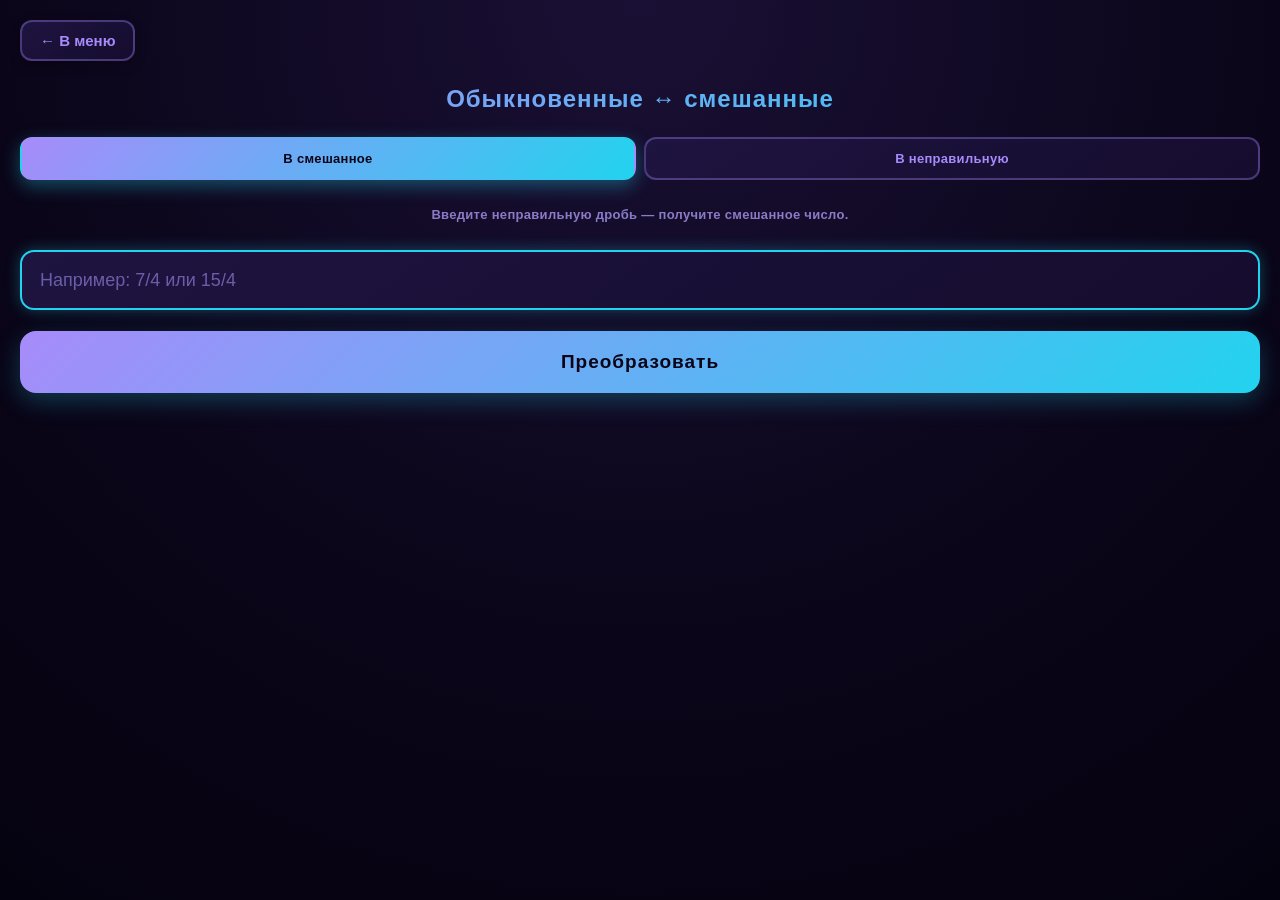
<file: mixed.html>
<!DOCTYPE html>
<html lang="ru">
<head>
    <meta charset="UTF-8">
    <meta name="viewport" content="width=device-width, initial-scale=1.0, maximum-scale=1.0, user-scalable=no">
    <meta name="theme-color" content="#0a0518">
    <title>Обыкновенные ↔ смешанные</title>
    <link rel="stylesheet" href="style.css">
</head>
<body>

    <a href="math.html" class="back-btn">← В меню</a>

    <h1>Обыкновенные ↔ смешанные</h1>

    <!-- Переключатель режима -->
    <div class="mode-switch">
        <button class="mode-btn active" data-mode="to-mixed" type="button">
            В смешанное
        </button>
        <button class="mode-btn" data-mode="to-improper" type="button">
            В неправильную
        </button>
    </div>

    <!-- Подсказка -->
    <div class="mode-hint" id="modeHint">
        Введите неправильную дробь — получите смешанное число.
    </div>

    <!-- Поле ввода -->
    <div class="input-row">
        <input type="text" id="inputVal" class="full-width" placeholder="Например: 7/4" autocomplete="off">
    </div>

    <button class="calc-btn" id="calcBtn">Преобразовать</button>

    <!-- Результат -->
    <div class="result" id="result">
        <div class="result-title">Ответ</div>
        <div class="translate-result" id="answer">—</div>

        <div class="result-title" style="margin-top:15px;">Пошаговое решение</div>
        <div class="steps" id="steps"></div>
    </div>

    <script>
        let mode = 'to-mixed';

        const inputVal = document.getElementById('inputVal');
        const modeHint = document.getElementById('modeHint');
        const calcBtn = document.getElementById('calcBtn');
        const resultBlock = document.getElementById('result');
        const answerEl = document.getElementById('answer');
        const stepsEl = document.getElementById('steps');

        // === Переключение режима ===
        document.querySelectorAll('.mode-btn').forEach(btn => {
            btn.addEventListener('click', () => {
                document.querySelectorAll('.mode-btn').forEach(b => b.classList.remove('active'));
                btn.classList.add('active');
                mode = btn.dataset.mode;
                updateModeUI();
            });
        });

        function updateModeUI() {
            resultBlock.classList.remove('visible');
            if (mode === 'to-mixed') {
                modeHint.textContent = 'Введите неправильную дробь — получите смешанное число.';
                inputVal.placeholder = 'Например: 7/4 или 15/4';
            } else {
                modeHint.textContent = 'Введите смешанное число — получите неправильную дробь.';
                inputVal.placeholder = 'Например: 1 3/4 или 2 1/3';
            }
        }

        // === НОД ===
        function gcd(a, b) {
            a = Math.abs(a);
            b = Math.abs(b);
            while (b !== 0) [a, b] = [b, a % b];
            return a || 1;
        }

        // === Форматирование ===
        function fmt(n) {
            return n.toLocaleString('ru-RU');
        }

        // === Неправильная дробь → смешанное ===
        function toMixed(num, den) {
            if (den === 0) return null;

            const steps = [];

            // Знак
            let sign = 1;
            if (num < 0) { sign = -1; num = -num; }
            if (den < 0) { sign *= -1; den = -den; }

            // Целая часть и остаток
            const whole = Math.floor(num / den);
            const rem = num % den;

            let answer;
            if (rem === 0) {
                answer = `${sign * whole}`;
                steps.push(`Дробь ${sign < 0 ? '-' : ''}${num}/${den} — на самом деле целое число.`);
                steps.push(`${num} ÷ ${den} = ${whole} (без остатка)`);
                steps.push(`Ответ: ${sign * whole}`);
            } else if (whole === 0) {
                answer = `${sign * num}/${den}`;
                steps.push(`Числитель ${num} меньше знаменателя ${den} — это правильная дробь.`);
                steps.push(`Смешанное число не получится: остаётся ${sign < 0 ? '-' : ''}${num}/${den}`);
            } else {
                answer = `${sign < 0 ? '-' : ''}${whole} ${rem}/${den}`;
                steps.push(`Делим числитель на знаменатель с остатком:`);
                steps.push(`${num} ÷ ${den} = ${whole} (остаток ${rem})`);
                steps.push(`Целая часть = ${whole}, остаток = ${rem} → числитель дробной части = ${rem}`);
                steps.push(`Знаменатель остаётся прежним: ${den}`);
                steps.push(`Ответ: ${sign < 0 ? '-' : ''}${whole} ${rem}/${den}`);
            }

            return { answer, steps };
        }

        // === Смешанное → неправильная дробь ===
        function toImproper(whole, num, den, sign) {
            if (den === 0) return null;

            const steps = [];

            const product = whole * den;
            const newNum = product + num;
            const finalNum = sign * newNum;

            steps.push(`Формула: целая часть × знаменатель + числитель`);
            steps.push(`= ${whole} × ${den} + ${num}`);
            steps.push(`= ${product} + ${num}`);
            steps.push(`= ${newNum}`);
            steps.push(`Знаменатель остаётся прежним: ${den}`);

            // Сокращение (если возможно)
            const g = gcd(Math.abs(finalNum), den);
            let finalDen = den;
            let reducedNum = finalNum;

            if (g > 1) {
                reducedNum = finalNum / g;
                finalDen = den / g;
                steps.push(`Сокращаем на НОД(${Math.abs(finalNum)}, ${den}) = ${g}:`);
                steps.push(`${finalNum}/${den} = ${reducedNum}/${finalDen}`);
            }

            const answer = `${reducedNum}/${finalDen}`;
            steps.push(`Ответ: ${answer}`);

            return { answer, steps };
        }

        // === Кнопка "Преобразовать" ===
        calcBtn.addEventListener('click', () => {
            const raw = inputVal.value.trim();
            if (raw === '') {
                showError('Введите значение!');
                return;
            }

            const cleaned = raw.replace(/\s+/g, ' ');

            // Режим "в смешанное" — ожидаем дробь вида a/b или целое число
            if (mode === 'to-mixed') {
                // Разбираем: может быть "7/4", "-7/4", "5"
                let sign = 1;
                let workStr = cleaned;
                if (workStr.startsWith('-')) {
                    sign = -1;
                    workStr = workStr.slice(1).trim();
                }

                // Если это целое
                if (/^\d+$/.test(workStr)) {
                    const n = parseInt(workStr, 10) * sign;
                    answerEl.textContent = `${n}`;
                    stepsEl.innerHTML = '';
                    const steps = [`Это целое число, преобразование не требуется.`, `Ответ: ${n}`];
                    steps.forEach((s, i) => {
                        const d = document.createElement('div');
                        d.className = 'step';
                        d.innerHTML = `<span class="step-num">${i + 1}.</span> ${s}`;
                        stepsEl.appendChild(d);
                    });
                    resultBlock.classList.add('visible');
                    return;
                }

                // Дробь a/b
                const m = workStr.match(/^(\d+)\/(\d+)$/);
                if (!m) {
                    showError('Формат: 7/4 (неправильная дробь)');
                    return;
                }

                const num = parseInt(m[1], 10) * sign;
                const den = parseInt(m[2], 10);

                if (den === 0) {
                    showError('Знаменатель не может быть нулём!');
                    return;
                }

                const result = toMixed(num, den);
                answerEl.textContent = result.answer;
                stepsEl.innerHTML = '';
                result.steps.forEach((s, i) => {
                    const d = document.createElement('div');
                    d.className = 'step';
                    d.innerHTML = `<span class="step-num">${i + 1}.</span> ${s}`;
                    stepsEl.appendChild(d);
                });
                resultBlock.classList.add('visible');
                return;
            }

            // Режим "в неправильную" — ожидаем смешанное число или целое
            if (mode === 'to-improper') {
                let sign = 1;
                let workStr = cleaned;
                if (workStr.startsWith('-')) {
                    sign = -1;
                    workStr = workStr.slice(1).trim();
                }

                // Целое число
                if (/^\d+$/.test(workStr)) {
                    const n = parseInt(workStr, 10) * sign;
                    answerEl.textContent = `${n}/1`;
                    stepsEl.innerHTML = '';
                    const steps = [
                        `Целое число ${n} можно записать как дробь со знаменателем 1:`,
                        `${n} = ${n}/1`,
                        `Ответ: ${n}/1`
                    ];
                    steps.forEach((s, i) => {
                        const d = document.createElement('div');
                        d.className = 'step';
                        d.innerHTML = `<span class="step-num">${i + 1}.</span> ${s}`;
                        stepsEl.appendChild(d);
                    });
                    resultBlock.classList.add('visible');
                    return;
                }

                // Смешанное: "2 1/3"
                const m = workStr.match(/^(\d+)\s+(\d+)\/(\d+)$/);
                if (!m) {
                    showError('Формат: 2 1/3 (смешанное число)');
                    return;
                }

                const whole = parseInt(m[1], 10);
                const num = parseInt(m[2], 10);
                const den = parseInt(m[3], 10);

                if (den === 0) {
                    showError('Знаменатель не может быть нулём!');
                    return;
                }

                const result = toImproper(whole, num, den, sign);
                answerEl.textContent = result.answer;
                stepsEl.innerHTML = '';
                result.steps.forEach((s, i) => {
                    const d = document.createElement('div');
                    d.className = 'step';
                    d.innerHTML = `<span class="step-num">${i + 1}.</span> ${s}`;
                    stepsEl.appendChild(d);
                });
                resultBlock.classList.add('visible');
                return;
            }
        });

        // === Enter ===
        inputVal.addEventListener('keydown', (e) => {
            if (e.key === 'Enter') calcBtn.click();
        });

        // === Ошибки ===
        function showError(text) {
            resultBlock.classList.remove('visible');
            const old = document.querySelector('.error');
            if (old) old.remove();

            const err = document.createElement('div');
            err.className = 'error';
            err.textContent = text;
            calcBtn.insertAdjacentElement('afterend', err);

            setTimeout(() => err.remove(), 3000);
        }

        updateModeUI();
        inputVal.focus();
    </script>

</body>
</html>
</file>
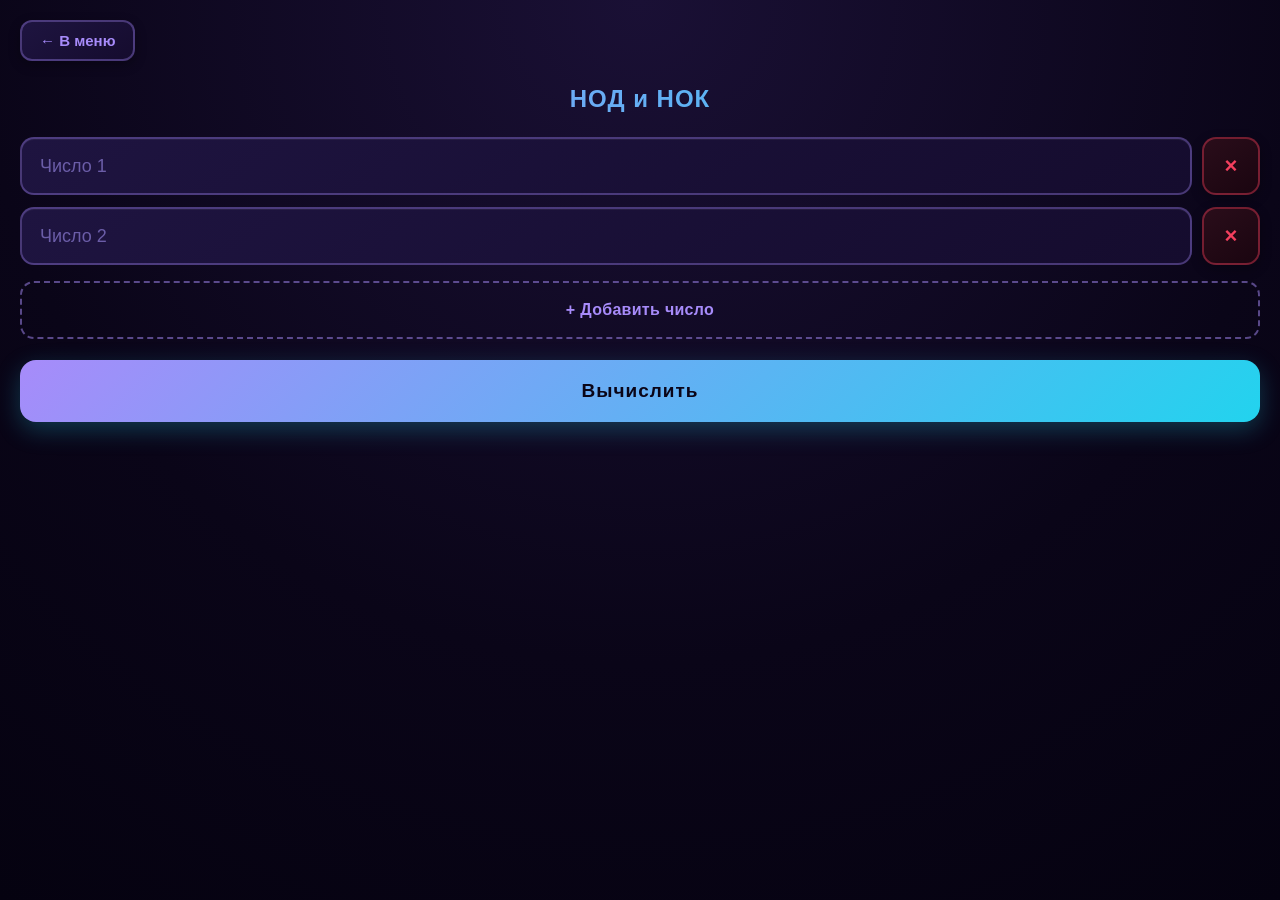
<file: nod.html>
<!DOCTYPE html>
<html lang="ru">
<head>
    <meta charset="UTF-8">
    <meta name="viewport" content="width=device-width, initial-scale=1.0, maximum-scale=1.0, user-scalable=no">
    <meta name="theme-color" content="#0a0518">
    <title>НОД и НОК</title>
    <link rel="stylesheet" href="style.css">
</head>
<body>

    <!-- Кнопка выхода в меню -->
    <a href="math.html" class="back-btn">← В меню</a>

    <h1>НОД и НОК</h1>

    <!-- Список полей ввода -->
    <div class="inputs" id="inputs">
        <div class="input-row">
            <input type="number" placeholder="Число 1" class="num-input" inputmode="numeric">
            <button class="remove-btn" type="button">×</button>
        </div>
        <div class="input-row">
            <input type="number" placeholder="Число 2" class="num-input" inputmode="numeric">
            <button class="remove-btn" type="button">×</button>
        </div>
    </div>

    <!-- Кнопка добавить число -->
    <button class="add-btn" id="addBtn">+ Добавить число</button>

    <!-- Кнопка вычислить -->
    <button class="calc-btn" id="calcBtn">Вычислить</button>

    <!-- Результат -->
    <div class="result" id="result">
        <div class="result-row">
            <span class="result-label">НОД:</span>
            <span class="result-value" id="gcdResult">—</span>
        </div>
        <div class="result-row">
            <span class="result-label">НОК:</span>
            <span class="result-value" id="lcmResult">—</span>
        </div>
    </div>

    <script>
        const inputsContainer = document.getElementById('inputs');
        const addBtn = document.getElementById('addBtn');
        const calcBtn = document.getElementById('calcBtn');
        const resultBlock = document.getElementById('result');
        const gcdResult = document.getElementById('gcdResult');
        const lcmResult = document.getElementById('lcmResult');

        let counter = 2;

        function updatePlaceholders() {
            const rows = inputsContainer.querySelectorAll('.input-row');
            rows.forEach((row, i) => {
                row.querySelector('.num-input').placeholder = `Число ${i + 1}`;
                const removeBtn = row.querySelector('.remove-btn');
                removeBtn.style.display = rows.length > 1 ? 'block' : 'none';
            });
            counter = rows.length;
        }

        addBtn.addEventListener('click', () => {
            const row = document.createElement('div');
            row.className = 'input-row';
            row.innerHTML = `
                <input type="number" placeholder="Число" class="num-input" inputmode="numeric">
                <button class="remove-btn" type="button">×</button>
            `;
            inputsContainer.appendChild(row);

            row.querySelector('.remove-btn').addEventListener('click', () => {
                row.remove();
                updatePlaceholders();
            });

            row.querySelector('input').focus();
            updatePlaceholders();
        });

        document.querySelectorAll('.remove-btn').forEach(btn => {
            btn.addEventListener('click', (e) => {
                const row = e.target.closest('.input-row');
                if (inputsContainer.children.length > 1) {
                    row.remove();
                    updatePlaceholders();
                }
            });
        });

        function gcd(a, b) {
            a = Math.abs(a);
            b = Math.abs(b);
            while (b !== 0) [a, b] = [b, a % b];
            return a;
        }

        function lcm(a, b) {
            if (a === 0 || b === 0) return 0;
            return Math.abs(a * b) / gcd(a, b);
        }

        function gcdArray(arr) {
            return arr.reduce((acc, val) => gcd(acc, val));
        }

        function lcmArray(arr) {
            return arr.reduce((acc, val) => lcm(acc, val));
        }

        calcBtn.addEventListener('click', () => {
            const allInputs = inputsContainer.querySelectorAll('.num-input');
            const numbers = [];

            for (let inp of allInputs) {
                const val = inp.value.trim();
                if (val === '') {
                    showError('Заполни все поля!');
                    return;
                }
                const num = parseInt(val, 10);
                if (isNaN(num) || num === 0) {
                    showError('Числа должны быть целыми и не равны нулю!');
                    return;
                }
                numbers.push(num);
            }

            if (numbers.length < 1) {
                showError('Введи хотя бы одно число!');
                return;
            }

            try {
                const g = gcdArray(numbers);
                const l = lcmArray(numbers);
                gcdResult.textContent = g.toLocaleString('ru-RU');
                lcmResult.textContent = l.toLocaleString('ru-RU');
                resultBlock.classList.add('visible');
            } catch (e) {
                showError('Ошибка вычисления. Проверь числа.');
            }
        });

        function showError(text) {
            resultBlock.classList.remove('visible');
            const old = document.querySelector('.error');
            if (old) old.remove();

            const err = document.createElement('div');
            err.className = 'error';
            err.textContent = text;
            calcBtn.insertAdjacentElement('afterend', err);

            setTimeout(() => err.remove(), 2500);
        }

        updatePlaceholders();
    </script>

</body>
</html>
</file>
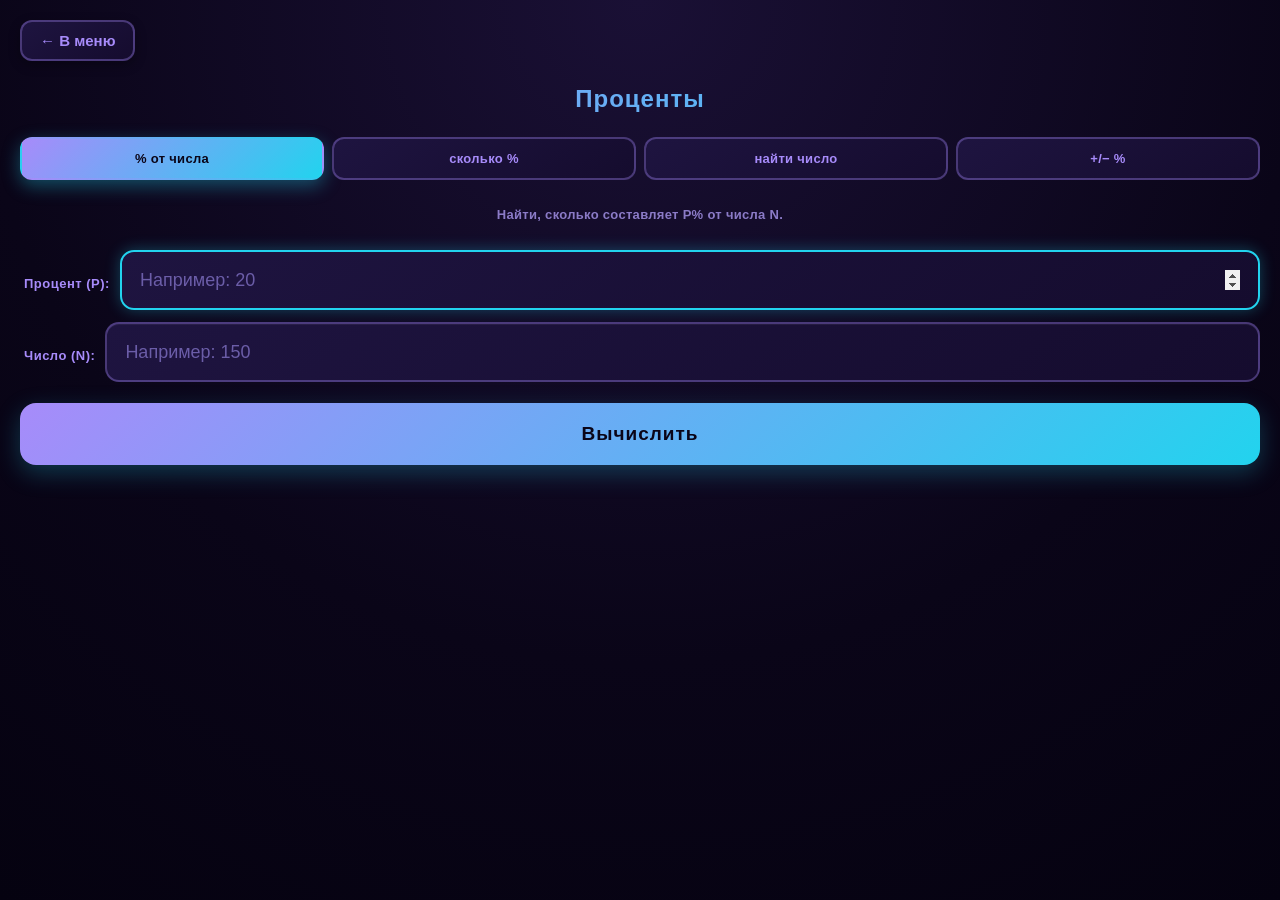
<file: percent.html>
<!DOCTYPE html>
<html lang="ru">
<head>
    <meta charset="UTF-8">
    <meta name="viewport" content="width=device-width, initial-scale=1.0, maximum-scale=1.0, user-scalable=no">
    <meta name="theme-color" content="#0a0518">
    <title>Проценты</title>
    <link rel="stylesheet" href="style.css">
</head>
<body>

    <a href="math.html" class="back-btn">← В меню</a>

    <h1>Проценты</h1>

    <!-- Переключатель режима -->
    <div class="mode-switch">
        <button class="mode-btn active" data-mode="find-percent" type="button">
            % от числа
        </button>
        <button class="mode-btn" data-mode="find-ratio" type="button">
            сколько %
        </button>
        <button class="mode-btn" data-mode="find-number" type="button">
            найти число
        </button>
        <button class="mode-btn" data-mode="add-sub" type="button">
            +/− %
        </button>
    </div>

    <!-- Подсказка, что вводить -->
    <div class="mode-hint" id="modeHint">
        Найти, сколько составляет P% от числа N.
    </div>

    <!-- Поля ввода -->
    <div class="percent-inputs">
        <div class="input-row">
            <label class="input-label" id="label1">Процент (P):</label>
            <input type="number" id="val1" class="full-width" placeholder="Например: 20" inputmode="decimal" step="any">
        </div>
        <div class="input-row">
            <label class="input-label" id="label2">Число (N):</label>
            <input type="number" id="val2" class="full-width" placeholder="Например: 150" inputmode="decimal" step="any">
        </div>
    </div>

    <!-- Кнопка "Вычислить" -->
    <button class="calc-btn" id="calcBtn">Вычислить</button>

    <!-- Результат -->
    <div class="result" id="result">
        <div class="result-title">Ответ</div>
        <div class="translate-result" id="answer">—</div>

        <div class="result-title" style="margin-top:15px;">Пошаговое решение</div>
        <div class="steps" id="steps"></div>
    </div>

    <script>
        let mode = 'find-percent';

        const val1 = document.getElementById('val1');
        const val2 = document.getElementById('val2');
        const label1 = document.getElementById('label1');
        const label2 = document.getElementById('label2');
        const modeHint = document.getElementById('modeHint');
        const calcBtn = document.getElementById('calcBtn');
        const resultBlock = document.getElementById('result');
        const answerEl = document.getElementById('answer');
        const stepsEl = document.getElementById('steps');

        // === Переключение режима ===
        document.querySelectorAll('.mode-btn').forEach(btn => {
            btn.addEventListener('click', () => {
                document.querySelectorAll('.mode-btn').forEach(b => b.classList.remove('active'));
                btn.classList.add('active');
                mode = btn.dataset.mode;
                updateModeUI();
            });
        });

        function updateModeUI() {
            resultBlock.classList.remove('visible');
            if (mode === 'find-percent') {
                label1.textContent = 'Процент (P):';
                label2.textContent = 'Число (N):';
                val1.placeholder = 'Например: 20';
                val2.placeholder = 'Например: 150';
                modeHint.textContent = 'Найти, сколько составляет P% от числа N.';
            } else if (mode === 'find-ratio') {
                label1.textContent = 'Часть (X):';
                label2.textContent = 'Целое (Y):';
                val1.placeholder = 'Например: 30';
                val2.placeholder = 'Например: 150';
                modeHint.textContent = 'Найти, сколько процентов составляет X от Y.';
            } else if (mode === 'find-number') {
                label1.textContent = 'Процент (P):';
                label2.textContent = 'Значение (X):';
                val1.placeholder = 'Например: 20';
                val2.placeholder = 'Например: 30';
                modeHint.textContent = 'Найти число, P% которого равно X.';
            } else if (mode === 'add-sub') {
                label1.textContent = 'Число (N):';
                label2.textContent = 'Процент (P, +/−):';
                val1.placeholder = 'Например: 150';
                val2.placeholder = 'Например: 20 или -15';
                modeHint.textContent = 'Прибавить (+) или вычесть (−) P% от числа N.';
            }
        }

        // === Форматирование числа ===
        function fmt(n) {
            if (!isFinite(n)) return '—';
            // Округляем до 4 знаков после запятой, убираем лишние нули
            let rounded = Math.round(n * 10000) / 10000;
            return rounded.toLocaleString('ru-RU', { maximumFractionDigits: 4 });
        }

        // === Расчёт ===
        calcBtn.addEventListener('click', () => {
            const s1 = val1.value.trim();
            const s2 = val2.value.trim();

            if (s1 === '' || s2 === '') {
                showError('Заполните оба поля!');
                return;
            }

            const a = parseFloat(s1.replace(',', '.'));
            const b = parseFloat(s2.replace(',', '.'));

            if (isNaN(a) || isNaN(b)) {
                showError('Введите корректные числа!');
                return;
            }

            const steps = [];
            let answer = '';

            try {
                // 1. Найти P% от N
                if (mode === 'find-percent') {
                    if (a < 0) { showError('Процент не может быть отрицательным!'); return; }
                    const result = (a / 100) * b;
                    answer = `${fmt(result)}`;

                    steps.push(`Формула: P% от N = (P / 100) × N`);
                    steps.push(`Подставляем: (${fmt(a)} / 100) × ${fmt(b)}`);
                    steps.push(`= ${fmt(a / 100)} × ${fmt(b)}`);
                    steps.push(`= ${fmt(result)}`);
                    steps.push(`Ответ: ${fmt(a)}% от ${fmt(b)} = ${fmt(result)}`);
                }

                // 2. Сколько % составляет X от Y
                else if (mode === 'find-ratio') {
                    if (b === 0) { showError('Целое не может быть нулём!'); return; }
                    const result = (a / b) * 100;
                    answer = `${fmt(result)} %`;

                    steps.push(`Формула: (X / Y) × 100%`);
                    steps.push(`Подставляем: (${fmt(a)} / ${fmt(b)}) × 100%`);
                    steps.push(`= ${fmt(a / b)} × 100%`);
                    steps.push(`= ${fmt(result)}%`);
                    steps.push(`Ответ: ${fmt(a)} от ${fmt(b)} = ${fmt(result)}%`);
                }

                // 3. Найти число, P% которого = X
                else if (mode === 'find-number') {
                    if (a === 0) { showError('Процент не может быть нулём!'); return; }
                    const result = (b / a) * 100;
                    answer = `${fmt(result)}`;

                    steps.push(`Формула: N = (X / P) × 100`);
                    steps.push(`Подставляем: (${fmt(b)} / ${fmt(a)}) × 100`);
                    steps.push(`= ${fmt(b / a)} × 100`);
                    steps.push(`= ${fmt(result)}`);
                    steps.push(`Ответ: число, ${fmt(a)}% которого = ${fmt(b)}, равно ${fmt(result)}`);
                }

                // 4. Прибавить/вычесть P% от N
                else if (mode === 'add-sub') {
                    const delta = (a * b) / 100;
                    const result = a + delta;

                    const sign = b >= 0 ? '+' : '−';
                    const absP = Math.abs(b);
                    const deltaAbs = Math.abs(delta);

                    answer = `${fmt(result)}`;

                    steps.push(`Формула: N ${sign} P% от N = N ${sign} (N × P / 100)`);
                    steps.push(`Найдём ${absP}% от ${fmt(a)}: (${fmt(a)} × ${fmt(absP)}) / 100 = ${fmt(deltaAbs)}`);
                    steps.push(`${fmt(a)} ${sign} ${fmt(deltaAbs)} = ${fmt(result)}`);
                    steps.push(`Ответ: ${fmt(result)}`);
                }
            } catch (e) {
                showError('Ошибка вычисления.');
                return;
            }

            answerEl.textContent = answer;
            stepsEl.innerHTML = '';
            steps.forEach((step, i) => {
                const div = document.createElement('div');
                div.className = 'step';
                div.innerHTML = `<span class="step-num">${i + 1}.</span> ${step}`;
                stepsEl.appendChild(div);
            });

            resultBlock.classList.add('visible');
        });

        // === Ошибки ===
        function showError(text) {
            resultBlock.classList.remove('visible');
            const old = document.querySelector('.error');
            if (old) old.remove();

            const err = document.createElement('div');
            err.className = 'error';
            err.textContent = text;
            calcBtn.insertAdjacentElement('afterend', err);

            setTimeout(() => err.remove(), 3000);
        }

        // Первичная настройка UI
        updateModeUI();
        val1.focus();
    </script>

</body>
</html>
</file>
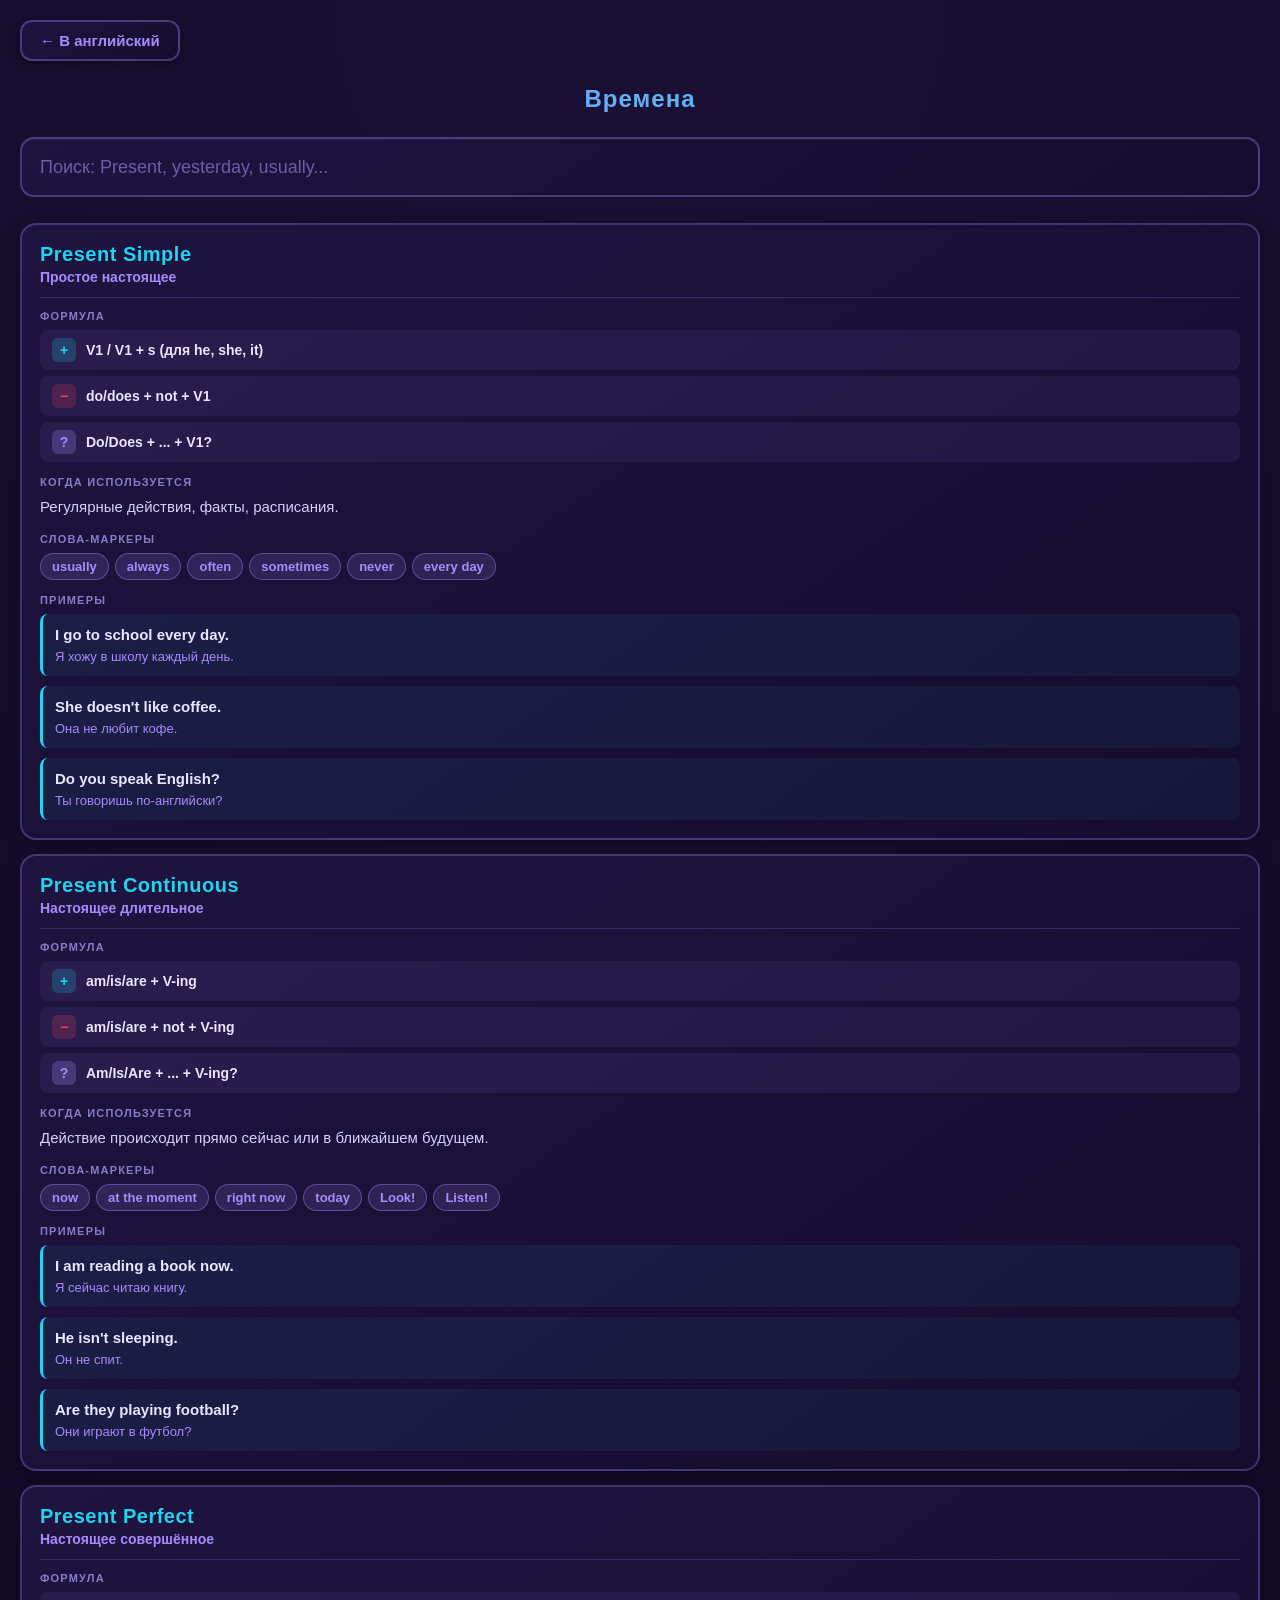
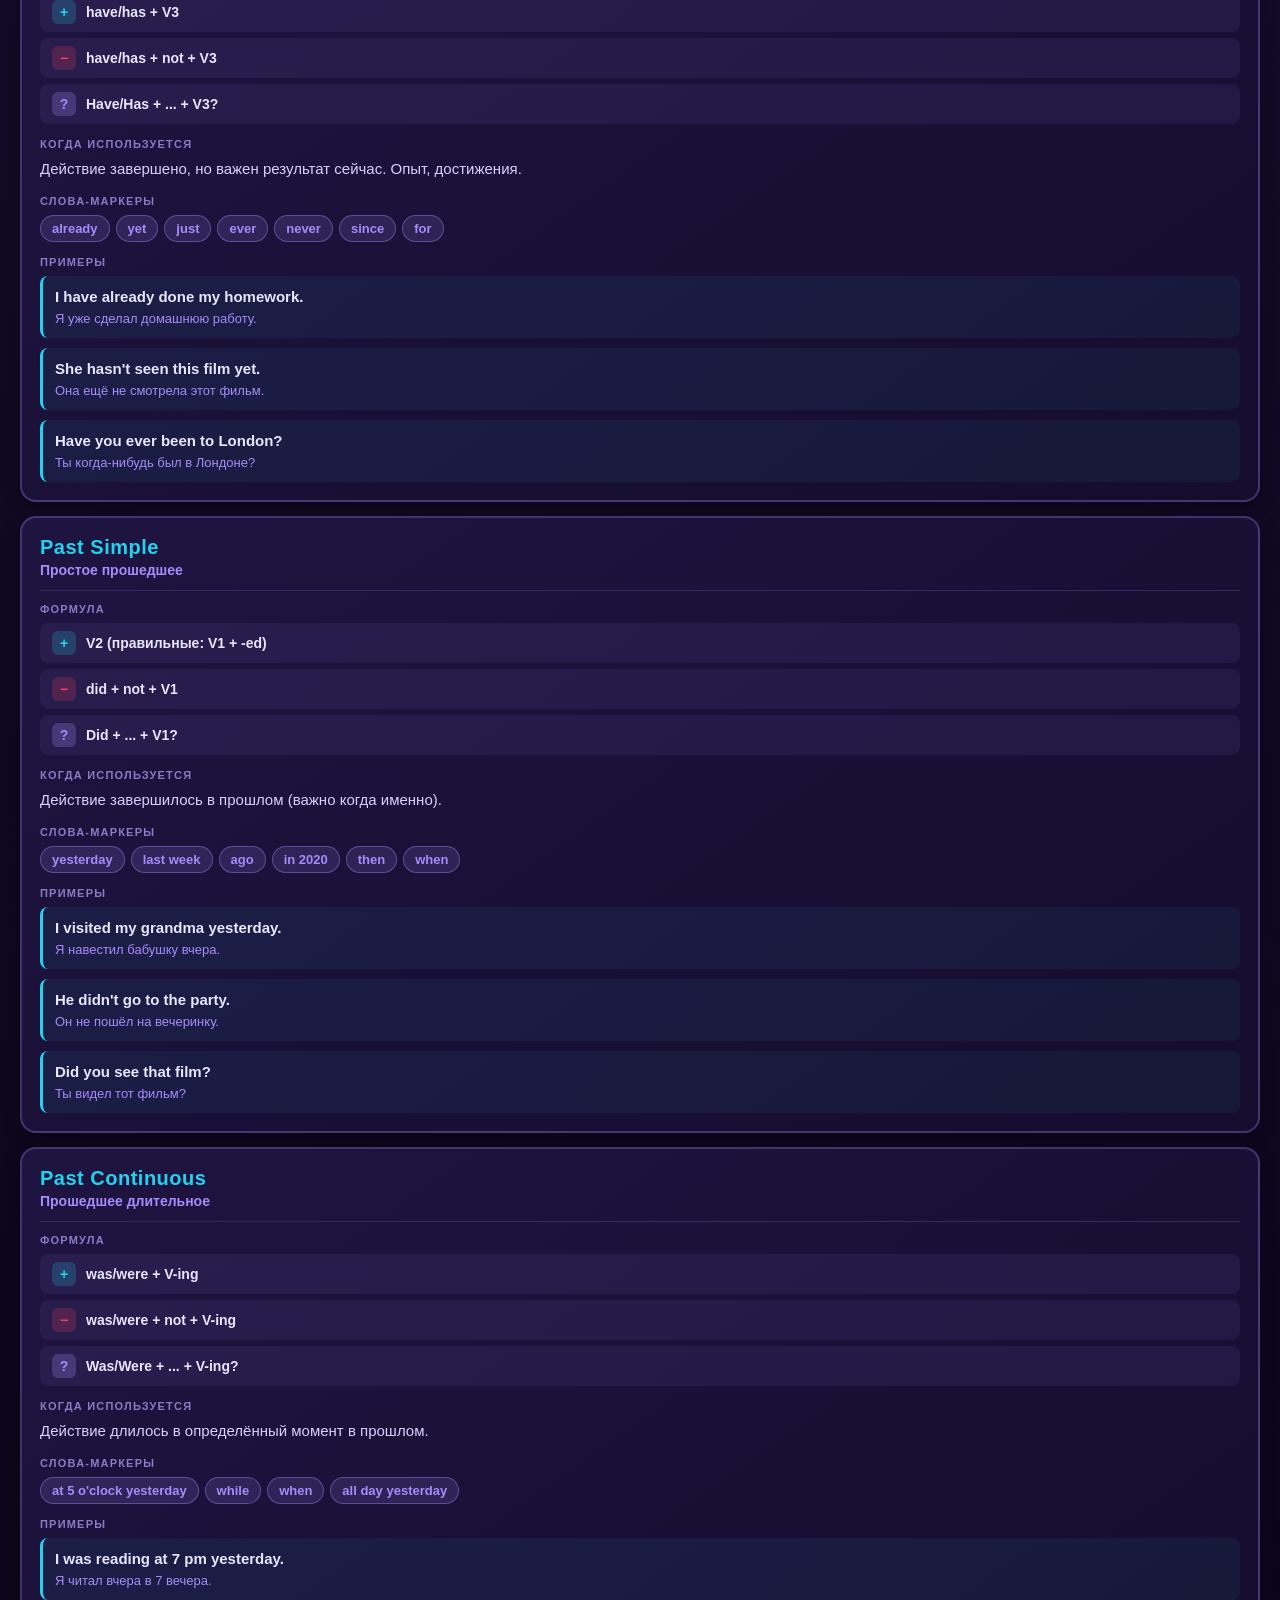
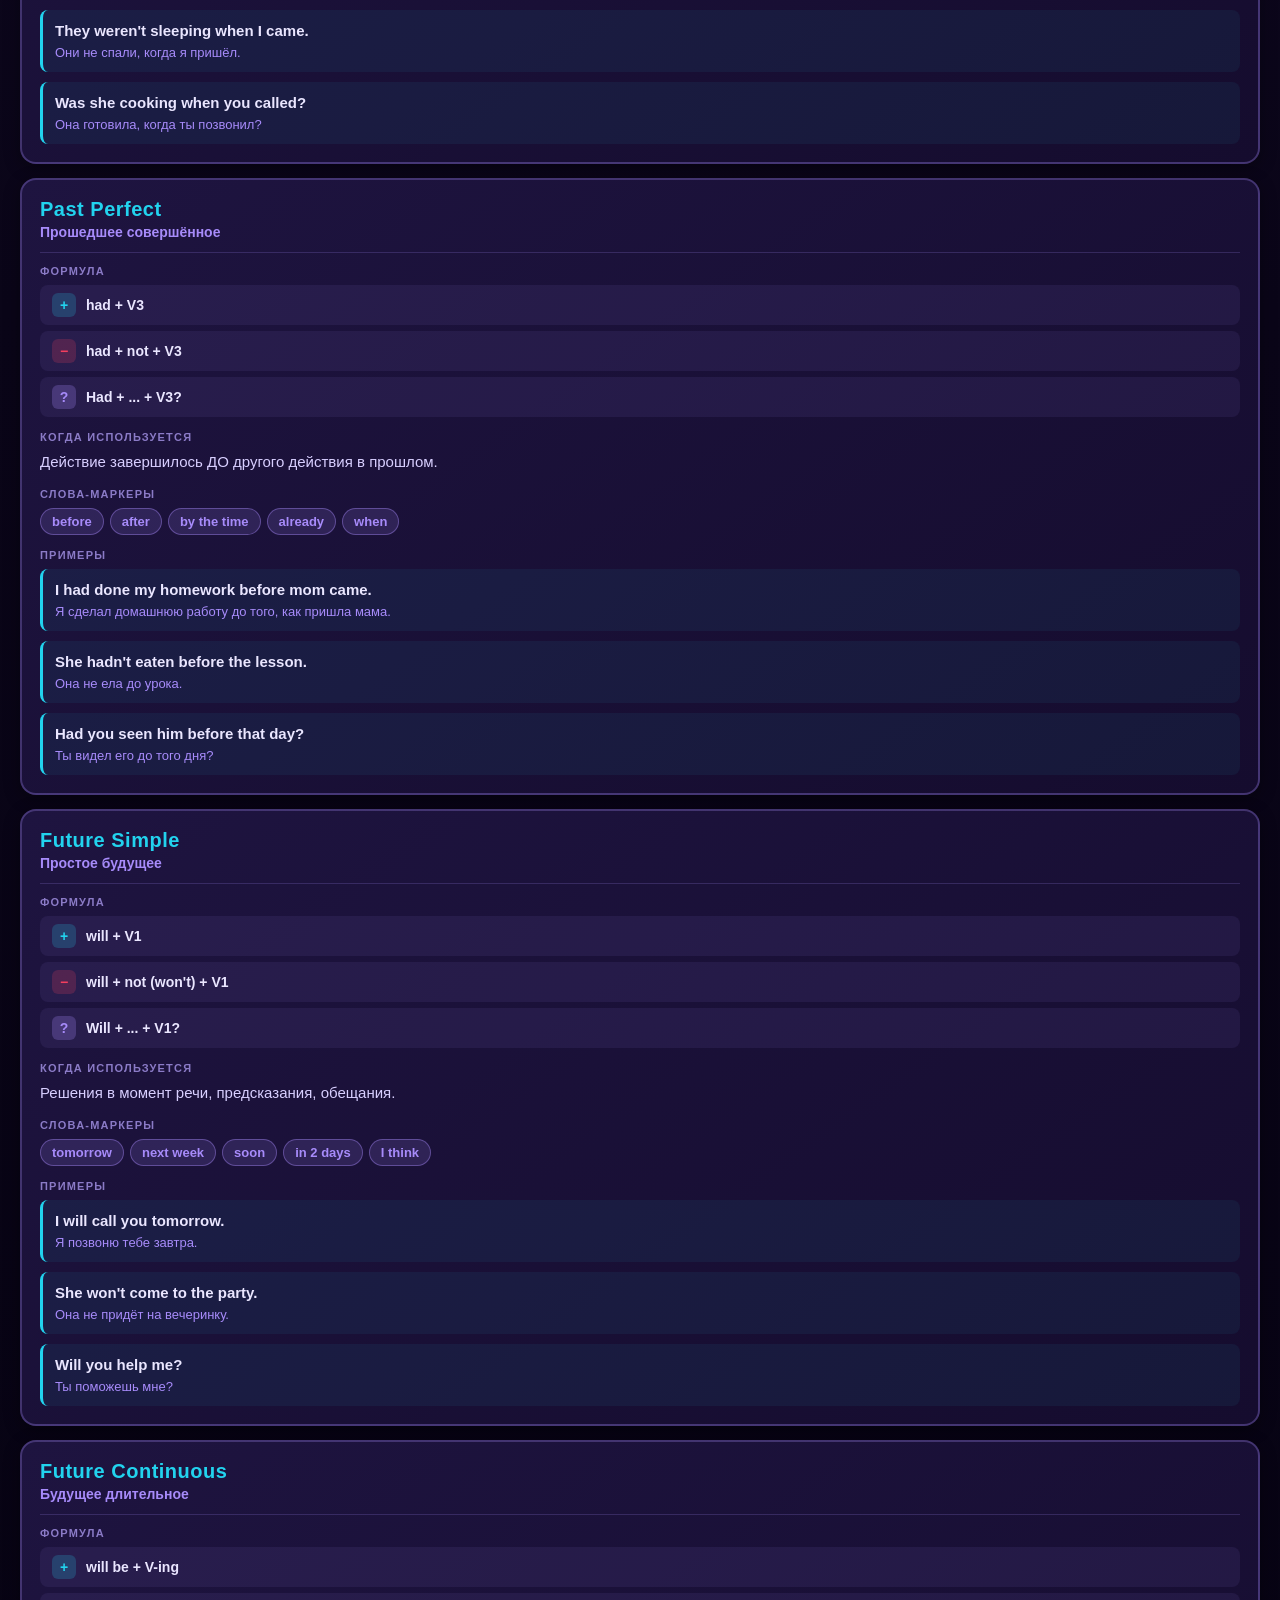
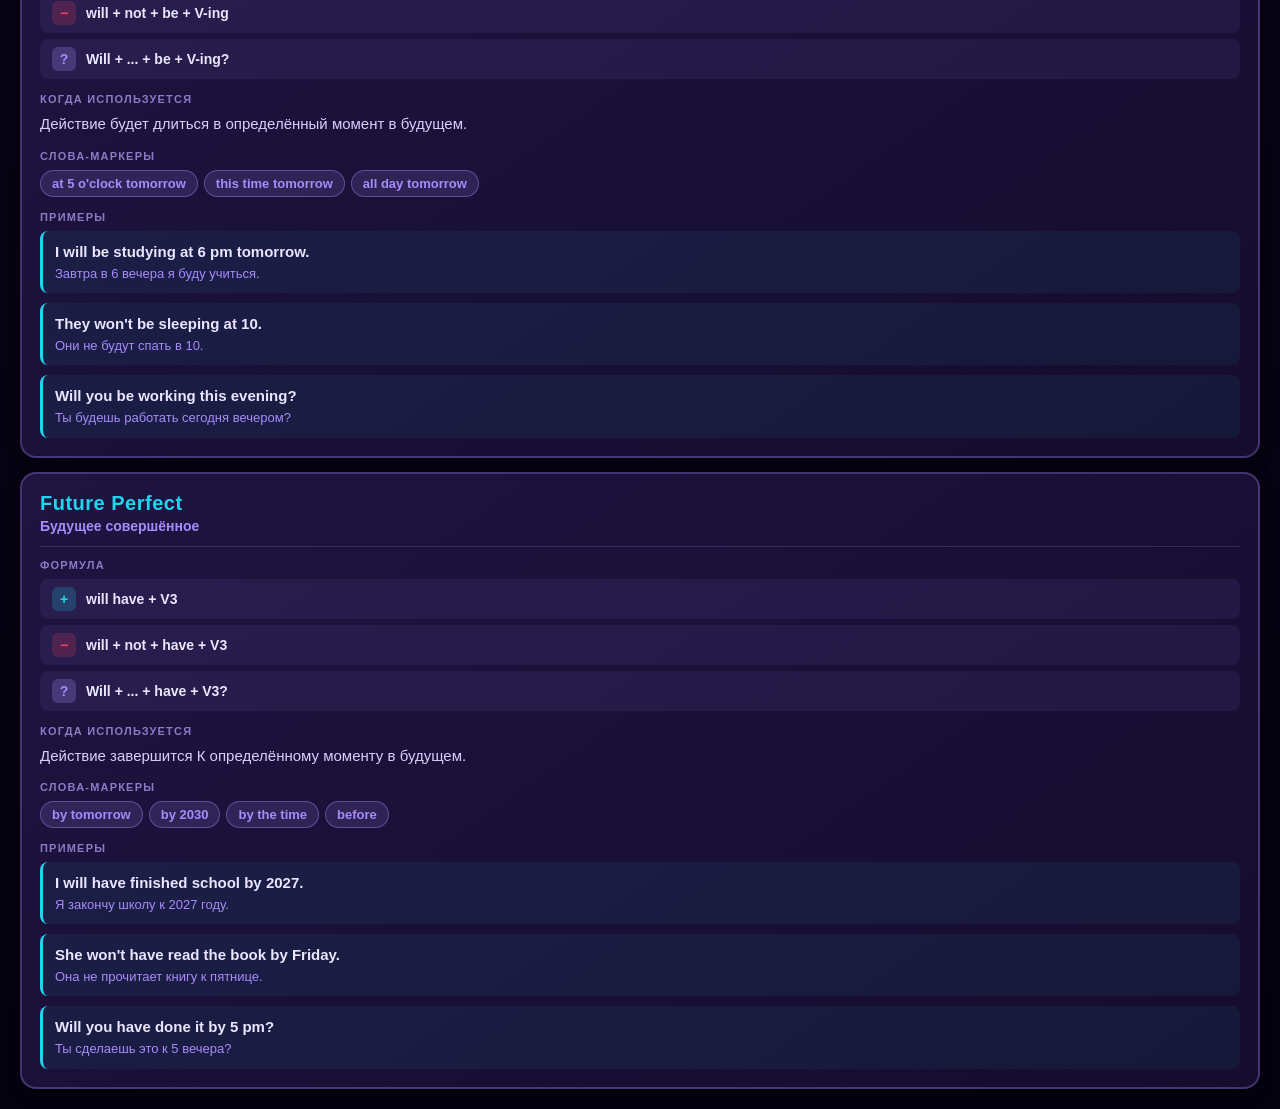
<file: tenses.html>
<!DOCTYPE html>
<html lang="ru">
<head>
    <meta charset="UTF-8">
    <meta name="viewport" content="width=device-width, initial-scale=1.0, maximum-scale=1.0, user-scalable=no">
    <meta name="theme-color" content="#0a0518">
    <title>Времена</title>
    <link rel="stylesheet" href="style.css">
</head>
<body>

    <a href="english.html" class="back-btn">← В английский</a>

    <h1>Времена</h1>

    <!-- Поиск -->
    <div class="input-row">
        <input type="text" id="searchInput" class="full-width" placeholder="Поиск: Present, yesterday, usually..." autocomplete="off">
    </div>

    <!-- Список времён -->
    <div class="tenses-container" id="tensesContainer"></div>

    <!-- Ничего не найдено -->
    <div class="empty-message" id="emptyMessage" style="display:none;">
        Ничего не найдено 🤷
    </div>

    <script>
        // ============================================================
        // БАЗА ВРЕМЁН
        // ============================================================
        const TENSES = [
            {
                name: "Present Simple",
                ru: "Простое настоящее",
                formula: {
                    plus: "V1 / V1 + s (для he, she, it)",
                    minus: "do/does + not + V1",
                    question: "Do/Does + ... + V1?"
                },
                when: "Регулярные действия, факты, расписания.",
                markers: ["usually", "always", "often", "sometimes", "never", "every day"],
                examples: [
                    { en: "I go to school every day.", ru: "Я хожу в школу каждый день." },
                    { en: "She doesn't like coffee.", ru: "Она не любит кофе." },
                    { en: "Do you speak English?", ru: "Ты говоришь по-английски?" }
                ]
            },
            {
                name: "Present Continuous",
                ru: "Настоящее длительное",
                formula: {
                    plus: "am/is/are + V-ing",
                    minus: "am/is/are + not + V-ing",
                    question: "Am/Is/Are + ... + V-ing?"
                },
                when: "Действие происходит прямо сейчас или в ближайшем будущем.",
                markers: ["now", "at the moment", "right now", "today", "Look!", "Listen!"],
                examples: [
                    { en: "I am reading a book now.", ru: "Я сейчас читаю книгу." },
                    { en: "He isn't sleeping.", ru: "Он не спит." },
                    { en: "Are they playing football?", ru: "Они играют в футбол?" }
                ]
            },
            {
                name: "Present Perfect",
                ru: "Настоящее совершённое",
                formula: {
                    plus: "have/has + V3",
                    minus: "have/has + not + V3",
                    question: "Have/Has + ... + V3?"
                },
                when: "Действие завершено, но важен результат сейчас. Опыт, достижения.",
                markers: ["already", "yet", "just", "ever", "never", "since", "for"],
                examples: [
                    { en: "I have already done my homework.", ru: "Я уже сделал домашнюю работу." },
                    { en: "She hasn't seen this film yet.", ru: "Она ещё не смотрела этот фильм." },
                    { en: "Have you ever been to London?", ru: "Ты когда-нибудь был в Лондоне?" }
                ]
            },
            {
                name: "Past Simple",
                ru: "Простое прошедшее",
                formula: {
                    plus: "V2 (правильные: V1 + -ed)",
                    minus: "did + not + V1",
                    question: "Did + ... + V1?"
                },
                when: "Действие завершилось в прошлом (важно когда именно).",
                markers: ["yesterday", "last week", "ago", "in 2020", "then", "when"],
                examples: [
                    { en: "I visited my grandma yesterday.", ru: "Я навестил бабушку вчера." },
                    { en: "He didn't go to the party.", ru: "Он не пошёл на вечеринку." },
                    { en: "Did you see that film?", ru: "Ты видел тот фильм?" }
                ]
            },
            {
                name: "Past Continuous",
                ru: "Прошедшее длительное",
                formula: {
                    plus: "was/were + V-ing",
                    minus: "was/were + not + V-ing",
                    question: "Was/Were + ... + V-ing?"
                },
                when: "Действие длилось в определённый момент в прошлом.",
                markers: ["at 5 o'clock yesterday", "while", "when", "all day yesterday"],
                examples: [
                    { en: "I was reading at 7 pm yesterday.", ru: "Я читал вчера в 7 вечера." },
                    { en: "They weren't sleeping when I came.", ru: "Они не спали, когда я пришёл." },
                    { en: "Was she cooking when you called?", ru: "Она готовила, когда ты позвонил?" }
                ]
            },
            {
                name: "Past Perfect",
                ru: "Прошедшее совершённое",
                formula: {
                    plus: "had + V3",
                    minus: "had + not + V3",
                    question: "Had + ... + V3?"
                },
                when: "Действие завершилось ДО другого действия в прошлом.",
                markers: ["before", "after", "by the time", "already", "when"],
                examples: [
                    { en: "I had done my homework before mom came.", ru: "Я сделал домашнюю работу до того, как пришла мама." },
                    { en: "She hadn't eaten before the lesson.", ru: "Она не ела до урока." },
                    { en: "Had you seen him before that day?", ru: "Ты видел его до того дня?" }
                ]
            },
            {
                name: "Future Simple",
                ru: "Простое будущее",
                formula: {
                    plus: "will + V1",
                    minus: "will + not (won't) + V1",
                    question: "Will + ... + V1?"
                },
                when: "Решения в момент речи, предсказания, обещания.",
                markers: ["tomorrow", "next week", "soon", "in 2 days", "I think"],
                examples: [
                    { en: "I will call you tomorrow.", ru: "Я позвоню тебе завтра." },
                    { en: "She won't come to the party.", ru: "Она не придёт на вечеринку." },
                    { en: "Will you help me?", ru: "Ты поможешь мне?" }
                ]
            },
            {
                name: "Future Continuous",
                ru: "Будущее длительное",
                formula: {
                    plus: "will be + V-ing",
                    minus: "will + not + be + V-ing",
                    question: "Will + ... + be + V-ing?"
                },
                when: "Действие будет длиться в определённый момент в будущем.",
                markers: ["at 5 o'clock tomorrow", "this time tomorrow", "all day tomorrow"],
                examples: [
                    { en: "I will be studying at 6 pm tomorrow.", ru: "Завтра в 6 вечера я буду учиться." },
                    { en: "They won't be sleeping at 10.", ru: "Они не будут спать в 10." },
                    { en: "Will you be working this evening?", ru: "Ты будешь работать сегодня вечером?" }
                ]
            },
            {
                name: "Future Perfect",
                ru: "Будущее совершённое",
                formula: {
                    plus: "will have + V3",
                    minus: "will + not + have + V3",
                    question: "Will + ... + have + V3?"
                },
                when: "Действие завершится К определённому моменту в будущем.",
                markers: ["by tomorrow", "by 2030", "by the time", "before"],
                examples: [
                    { en: "I will have finished school by 2027.", ru: "Я закончу школу к 2027 году." },
                    { en: "She won't have read the book by Friday.", ru: "Она не прочитает книгу к пятнице." },
                    { en: "Will you have done it by 5 pm?", ru: "Ты сделаешь это к 5 вечера?" }
                ]
            }
        ];

        // ============================================================
        // РЕНДЕР
        // ============================================================
        const tensesContainer = document.getElementById('tensesContainer');
        const searchInput = document.getElementById('searchInput');
        const emptyMessage = document.getElementById('emptyMessage');

        function renderTenses(filter = '') {
            const q = filter.trim().toLowerCase();
            const filtered = q === '' ? TENSES : TENSES.filter(t =>
                t.name.toLowerCase().includes(q) ||
                t.ru.toLowerCase().includes(q) ||
                t.when.toLowerCase().includes(q) ||
                t.markers.some(m => m.toLowerCase().includes(q)) ||
                t.examples.some(e => e.en.toLowerCase().includes(q) || e.ru.toLowerCase().includes(q))
            );

            tensesContainer.innerHTML = '';

            if (filtered.length === 0) {
                emptyMessage.style.display = 'block';
                return;
            }
            emptyMessage.style.display = 'none';

            filtered.forEach(t => {
                const card = document.createElement('div');
                card.className = 'tense-card';
                card.innerHTML = `
                    <div class="tense-header">
                        <span class="tense-name">${t.name}</span>
                        <span class="tense-ru">${t.ru}</span>
                    </div>

                    <div class="tense-section">
                        <div class="section-label">Формула</div>
                        <div class="formula-list">
                            <div class="formula-item">
                                <span class="formula-mark plus">+</span>
                                <span class="formula-text">${t.formula.plus}</span>
                            </div>
                            <div class="formula-item">
                                <span class="formula-mark minus">−</span>
                                <span class="formula-text">${t.formula.minus}</span>
                            </div>
                            <div class="formula-item">
                                <span class="formula-mark question">?</span>
                                <span class="formula-text">${t.formula.question}</span>
                            </div>
                        </div>
                    </div>

                    <div class="tense-section">
                        <div class="section-label">Когда используется</div>
                        <div class="section-text">${t.when}</div>
                    </div>

                    <div class="tense-section">
                        <div class="section-label">Слова-маркеры</div>
                        <div class="markers-list">
                            ${t.markers.map(m => `<span class="marker-chip">${m}</span>`).join('')}
                        </div>
                    </div>

                    <div class="tense-section">
                        <div class="section-label">Примеры</div>
                        <div class="examples-list">
                            ${t.examples.map(e => `
                                <div class="example-item">
                                    <div class="example-en">${e.en}</div>
                                    <div class="example-ru">${e.ru}</div>
                                </div>
                            `).join('')}
                        </div>
                    </div>
                `;
                tensesContainer.appendChild(card);
            });
        }

        searchInput.addEventListener('input', () => renderTenses(searchInput.value));
        renderTenses();
    </script>

</body>
</html>
</file>
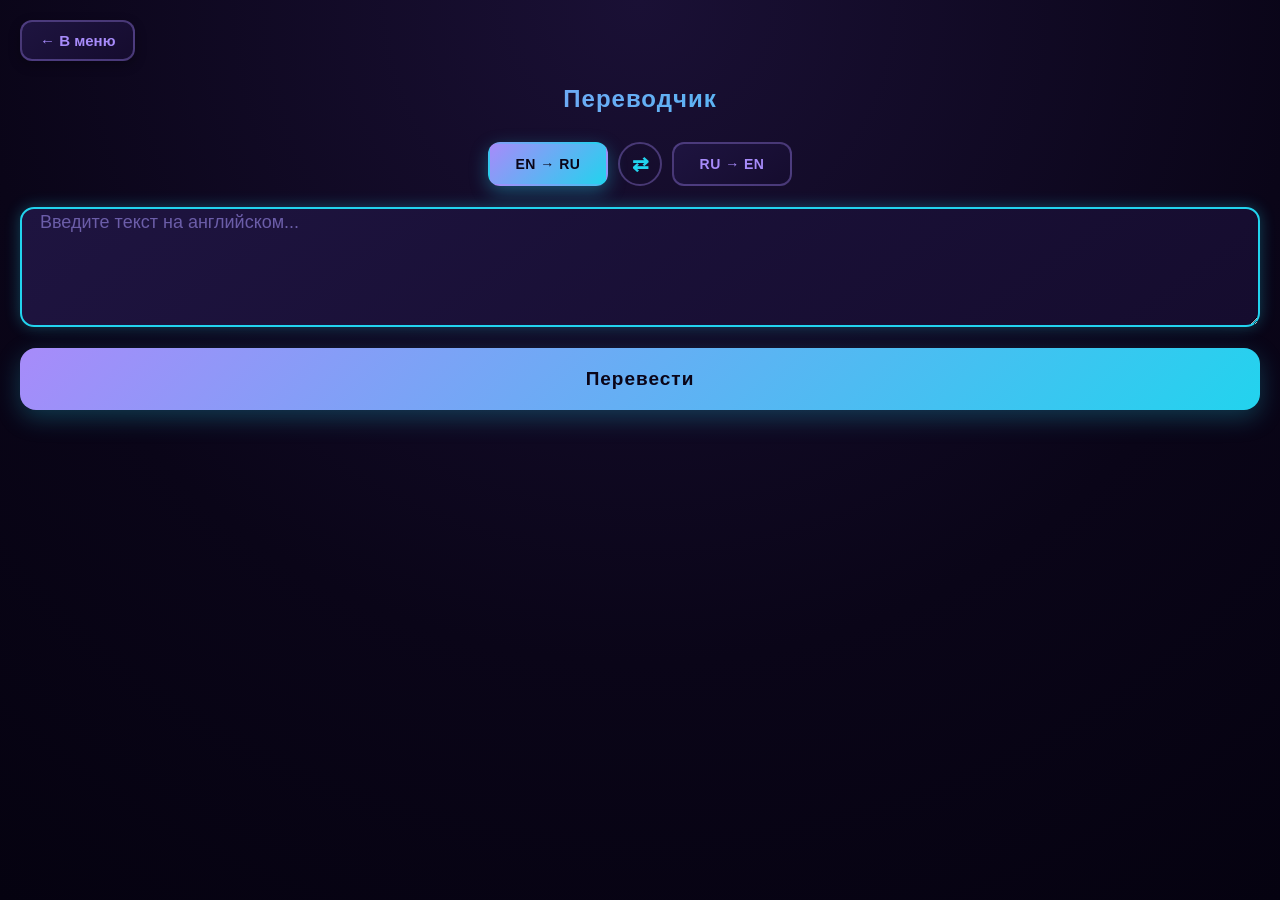
<file: translate.html>
<!DOCTYPE html>
<html lang="ru">
<head>
    <meta charset="UTF-8">
    <meta name="viewport" content="width=device-width, initial-scale=1.0, maximum-scale=1.0, user-scalable=no">
    <meta name="theme-color" content="#0a0518">
    <title>Переводчик</title>
    <link rel="stylesheet" href="style.css">
</head>
<body>

    <a href="english.html" class="back-btn">← В меню</a>

    <h1>Переводчик</h1>

    <!-- Переключатель направления -->
    <div class="lang-switch">
        <button class="lang-btn active" id="btnEnRu" type="button">EN → RU</button>
        <button class="lang-switch-arrow" id="swapBtn" type="button" title="Поменять направление">⇄</button>
        <button class="lang-btn" id="btnRuEn" type="button">RU → EN</button>
    </div>

    <!-- Поле ввода текста -->
    <div class="input-row">
        <textarea id="inputText" class="full-width translate-textarea" placeholder="Введите текст на английском..." rows="4"></textarea>
    </div>

    <button class="calc-btn" id="translateBtn">Перевести</button>

    <!-- Результат -->
    <div class="result" id="result">
        <div class="result-title">Перевод</div>
        <div class="translate-result" id="translateResult">—</div>
        <div class="translate-hint" id="translateHint"></div>
    </div>

    <script>
        let direction = 'en-ru'; // 'en-ru' или 'ru-en'

        const inputText = document.getElementById('inputText');
        const translateBtn = document.getElementById('translateBtn');
        const resultBlock = document.getElementById('result');
        const translateResult = document.getElementById('translateResult');
        const translateHint = document.getElementById('translateHint');
        const btnEnRu = document.getElementById('btnEnRu');
        const btnRuEn = document.getElementById('btnRuEn');
        const swapBtn = document.getElementById('swapBtn');

        // === Переключение направления ===
        function setDirection(dir) {
            direction = dir;
            if (dir === 'en-ru') {
                btnEnRu.classList.add('active');
                btnRuEn.classList.remove('active');
                inputText.placeholder = 'Введите текст на английском...';
            } else {
                btnRuEn.classList.add('active');
                btnEnRu.classList.remove('active');
                inputText.placeholder = 'Введите текст на русском...';
            }
            resultBlock.classList.remove('visible');
        }

        btnEnRu.addEventListener('click', () => setDirection('en-ru'));
        btnRuEn.addEventListener('click', () => setDirection('ru-en'));
        swapBtn.addEventListener('click', () => {
            setDirection(direction === 'en-ru' ? 'ru-en' : 'en-ru');
        });

        // === Перевод через MyMemory API ===
        async function translate() {
            const text = inputText.value.trim();
            if (text === '') {
                showError('Введите текст!');
                return;
            }

            // Меняем кнопку на "Переводим..."
            translateBtn.disabled = true;
            translateBtn.textContent = 'Переводим...';
            resultBlock.classList.remove('visible');

            // Формируем код языков: en|ru или ru|en
            const langPair = direction === 'en-ru' ? 'en|ru' : 'ru|en';

            try {
                const url = `https://api.mymemory.translated.net/get?q=${encodeURIComponent(text)}&langpair=${langPair}`;
                const response = await fetch(url);

                if (!response.ok) {
                    throw new Error('Ошибка сети');
                }

                const data = await response.json();

                // Проверяем, есть ли перевод
                if (!data.responseData || !data.responseData.translatedText) {
                    throw new Error('Пустой ответ от сервера');
                }

                let translated = data.responseData.translatedText;

                // Иногда MyMemory возвращает ошибки в самом тексте
                if (translated.toUpperCase().includes('MYMEMORY WARNING') || 
                    translated.toUpperCase().includes('QUERY LENGTH LIMIT')) {
                    throw new Error('Лимит запросов исчерпан. Попробуйте позже.');
                }

                // Декодируем HTML-сущности (если есть)
                translated = decodeHTMLEntities(translated);

                translateResult.textContent = translated;
                translateHint.textContent = `Направление: ${direction === 'en-ru' ? 'англ → рус' : 'рус → англ'}`;
                resultBlock.classList.add('visible');

            } catch (err) {
                console.error(err);
                showError('Не удалось перевести. Проверьте интернет.');
            } finally {
                translateBtn.disabled = false;
                translateBtn.textContent = 'Перевести';
            }
        }

        // === Декодирование HTML-сущностей (например, &quot; → ") ===
        function decodeHTMLEntities(text) {
            const txt = document.createElement('textarea');
            txt.innerHTML = text;
            return txt.value;
        }

        translateBtn.addEventListener('click', translate);

        // Перевод по Ctrl+Enter или Cmd+Enter
        inputText.addEventListener('keydown', (e) => {
            if (e.key === 'Enter' && (e.ctrlKey || e.metaKey)) {
                translate();
            }
        });

        function showError(text) {
            resultBlock.classList.remove('visible');
            const old = document.querySelector('.error');
            if (old) old.remove();

            const err = document.createElement('div');
            err.className = 'error';
            err.textContent = text;
            translateBtn.insertAdjacentElement('afterend', err);

            setTimeout(() => err.remove(), 3000);
        }

        inputText.focus();
    </script>

</body>
</html>
</file>
<file: style.css>
/* ============================================================
   ОБЩИЕ СТИЛИ (для всех страниц)
   ============================================================ */
* {
    margin: 0;
    padding: 0;
    box-sizing: border-box;
    font-family: 'Segoe UI', Tahoma, sans-serif;
}

body {
    background: radial-gradient(circle at top, #1a1035 0%, #0a0518 60%, #050210 100%);
    color: #eae6ff;
    min-height: 100vh;
    padding: 20px;
    display: flex;
    flex-direction: column;
    gap: 16px;
    -webkit-tap-highlight-color: transparent;
}

h1 {
    font-size: 24px;
    text-align: center;
    font-weight: 800;
    letter-spacing: 1px;
    background: linear-gradient(90deg, #a78bfa, #22d3ee);
    -webkit-background-clip: text;
    -webkit-text-fill-color: transparent;
    margin: 8px 0;
}

/* Кнопка "Назад" */
.back-btn {
    display: inline-flex;
    align-items: center;
    gap: 8px;
    padding: 10px 18px;
    background: linear-gradient(145deg, #1e1440, #150c2e);
    border: 2px solid rgba(167, 139, 250, 0.35);
    border-radius: 12px;
    color: #a78bfa;
    font-size: 15px;
    font-weight: 700;
    text-decoration: none;
    cursor: pointer;
    width: fit-content;
    transition: all 0.2s;
    box-shadow: 0 4px 12px rgba(0, 0, 0, 0.3);
}

.back-btn:active {
    background: linear-gradient(145deg, #2a1d5c, #1e1440);
    border-color: #22d3ee;
    color: #22d3ee;
    transform: scale(0.97);
    box-shadow: 0 0 15px rgba(34, 211, 238, 0.4);
}

/* Кнопки действия */
.calc-btn {
    width: 100%;
    height: 62px;
    background: linear-gradient(135deg, #a78bfa, #22d3ee);
    border: none;
    border-radius: 16px;
    color: #0a0518;
    font-size: 19px;
    font-weight: 800;
    letter-spacing: 1px;
    cursor: pointer;
    transition: all 0.2s;
    margin-top: 5px;
    box-shadow: 0 8px 24px rgba(34, 211, 238, 0.25);
}

.calc-btn:active {
    transform: scale(0.97);
    box-shadow: 0 0 25px rgba(34, 211, 238, 0.6);
}

.calc-btn:disabled {
    opacity: 0.7;
    cursor: wait;
}

/* Блок результата */
.result {
    margin-top: 10px;
    padding: 20px;
    background: linear-gradient(145deg, #1e1440, #150c2e);
    border: 2px solid rgba(167, 139, 250, 0.35);
    border-radius: 16px;
    display: none;
    box-shadow: 0 8px 24px rgba(0, 0, 0, 0.4);
    animation: fadeIn 0.3s ease;
}

@keyframes fadeIn {
    from { opacity: 0; transform: translateY(10px); }
    to { opacity: 1; transform: translateY(0); }
}

.result.visible {
    display: block;
}

.result-title {
    font-size: 14px;
    color: #8b7bc7;
    font-weight: 700;
    letter-spacing: 1px;
    text-transform: uppercase;
    margin-bottom: 10px;
}

.result-row {
    display: flex;
    justify-content: space-between;
    align-items: center;
    padding: 12px 0;
    font-size: 17px;
}

.result-row:not(:last-child) {
    border-bottom: 1px solid rgba(167, 139, 250, 0.15);
}

.result-label {
    color: #8b7bc7;
    font-weight: 600;
    letter-spacing: 0.5px;
}

.result-value {
    background: linear-gradient(90deg, #a78bfa, #22d3ee);
    -webkit-background-clip: text;
    -webkit-text-fill-color: transparent;
    font-weight: 800;
    font-size: 24px;
}

/* Ошибки */
.error {
    color: #f43f5e;
    text-align: center;
    font-weight: 700;
    padding: 12px;
    background: rgba(244, 63, 94, 0.1);
    border: 2px solid rgba(244, 63, 94, 0.4);
    border-radius: 12px;
    animation: fadeIn 0.3s ease;
}

/* Пошаговое решение */
.steps {
    display: flex;
    flex-direction: column;
    gap: 10px;
}

.step {
    padding: 12px 15px;
    background: rgba(167, 139, 250, 0.08);
    border-left: 3px solid #a78bfa;
    border-radius: 8px;
    color: #d8cfff;
    font-size: 15px;
    font-weight: 500;
    line-height: 1.5;
    word-wrap: break-word;
}

.step-num {
    color: #22d3ee;
    font-weight: 800;
    margin-right: 6px;
}

/* ============================================================
   ГЛАВНОЕ МЕНЮ
   ============================================================ */
body.menu-page {
    justify-content: center;
    align-items: center;
    gap: 18px;
    padding: 24px;
    user-select: none;
    overflow-y: auto;
}

h1.app-title {
    font-size: 26px;
    font-weight: 800;
    letter-spacing: 1px;
    background: linear-gradient(90deg, #a78bfa, #22d3ee);
    -webkit-background-clip: text;
    -webkit-text-fill-color: transparent;
    margin-bottom: 10px;
    text-align: center;
}

.menu-btn {
    display: flex;
    align-items: center;
    justify-content: center;
    width: 100%;
    max-width: 360px;
    height: 70px;
    background: linear-gradient(145deg, #1e1440, #150c2e);
    border: 2px solid rgba(167, 139, 250, 0.35);
    border-radius: 18px;
    color: #eae6ff;
    font-size: 18px;
    font-weight: 700;
    letter-spacing: 0.5px;
    text-decoration: none;
    cursor: pointer;
    box-shadow:
        0 8px 24px rgba(0, 0, 0, 0.4),
        inset 0 1px 0 rgba(255, 255, 255, 0.05);
    transition: all 0.25s ease;
}

.menu-btn:active {
    background: linear-gradient(145deg, #2a1d5c, #1e1440);
    border-color: #22d3ee;
    box-shadow:
        0 0 20px rgba(34, 211, 238, 0.4),
        0 4px 12px rgba(0, 0, 0, 0.5);
    transform: scale(0.97);
}

@media (hover: hover) {
    .menu-btn:hover {
        border-color: rgba(34, 211, 238, 0.7);
        box-shadow: 0 0 20px rgba(34, 211, 238, 0.25);
        transform: translateY(-2px);
    }
}

/* ============================================================
   ПОЛЯ ВВОДА
   ============================================================ */
.input-row {
    display: flex;
    gap: 10px;
    align-items: center;
}

.input-row input {
    flex: 1;
    height: 58px;
    padding: 0 18px;
    background: linear-gradient(145deg, #1e1440, #150c2e);
    border: 2px solid rgba(167, 139, 250, 0.35);
    border-radius: 14px;
    color: #eae6ff;
    font-size: 18px;
    font-weight: 600;
    outline: none;
    transition: all 0.2s;
    box-shadow: inset 0 1px 0 rgba(255, 255, 255, 0.05);
}

.input-row input::placeholder {
    color: #6b5da8;
    font-weight: 500;
}

.input-row input:focus {
    border-color: #22d3ee;
    box-shadow: 0 0 15px rgba(34, 211, 238, 0.3);
}

.input-row input.full-width,
.input-row .full-width {
    width: 100%;
    height: 60px;
    padding: 0 18px;
    background: linear-gradient(145deg, #1e1440, #150c2e);
    border: 2px solid rgba(167, 139, 250, 0.35);
    border-radius: 14px;
    color: #eae6ff;
    font-size: 18px;
    font-weight: 600;
    outline: none;
    transition: all 0.2s;
    box-shadow: inset 0 1px 0 rgba(255, 255, 255, 0.05);
}

.input-row .full-width::placeholder {
    color: #6b5da8;
    font-weight: 500;
}

.input-row .full-width:focus {
    border-color: #22d3ee;
    box-shadow: 0 0 15px rgba(34, 211, 238, 0.3);
}

/* ============================================================
   НОД и НОК (nod.html)
   ============================================================ */
.inputs {
    display: flex;
    flex-direction: column;
    gap: 12px;
}

.remove-btn {
    width: 58px;
    height: 58px;
    flex-shrink: 0;
    background: linear-gradient(145deg, #2a0d1a, #1a0510);
    border: 2px solid rgba(244, 63, 94, 0.4);
    border-radius: 14px;
    color: #f43f5e;
    font-size: 22px;
    font-weight: 700;
    cursor: pointer;
    transition: all 0.2s;
    box-shadow: 0 4px 12px rgba(0, 0, 0, 0.3);
}

.remove-btn:active {
    background: linear-gradient(145deg, #4a0d1a, #2a0510);
    border-color: #f43f5e;
    box-shadow: 0 0 15px rgba(244, 63, 94, 0.5);
    transform: scale(0.95);
}

.add-btn {
    width: 100%;
    height: 58px;
    background: transparent;
    border: 2px dashed rgba(167, 139, 250, 0.5);
    border-radius: 14px;
    color: #a78bfa;
    font-size: 16px;
    font-weight: 700;
    cursor: pointer;
    transition: all 0.2s;
    letter-spacing: 0.3px;
}

.add-btn:active {
    background: rgba(167, 139, 250, 0.1);
    border-color: #a78bfa;
    border-style: solid;
    transform: scale(0.98);
}

/* ============================================================
   РАЗЛОЖЕНИЕ ЧИСЛА (factor.html)
   ============================================================ */
.canonical {
    font-size: 22px;
    font-weight: 700;
    color: #eae6ff;
    text-align: center;
    padding: 15px 0;
    line-height: 1.5;
    word-wrap: break-word;
    border-bottom: 1px solid rgba(167, 139, 250, 0.15);
    margin-bottom: 15px;
}

.canonical .base {
    color: #a78bfa;
}

.canonical .exp {
    color: #22d3ee;
    font-size: 0.7em;
    vertical-align: super;
}

.factors-list {
    display: flex;
    flex-wrap: wrap;
    gap: 8px;
    margin-bottom: 15px;
}

.factor-chip {
    padding: 6px 12px;
    background: rgba(167, 139, 250, 0.15);
    border: 1px solid rgba(167, 139, 250, 0.4);
    border-radius: 10px;
    color: #a78bfa;
    font-weight: 700;
    font-size: 15px;
}

.divisors {
    display: flex;
    flex-wrap: wrap;
    gap: 6px;
    max-height: 200px;
    overflow-y: auto;
    padding-right: 5px;
}

.divisor {
    padding: 5px 10px;
    background: rgba(34, 211, 238, 0.12);
    border: 1px solid rgba(34, 211, 238, 0.35);
    border-radius: 8px;
    color: #22d3ee;
    font-weight: 600;
    font-size: 14px;
}

/* ============================================================
   ПЕРЕВОДЧИК (translate.html)
   ============================================================ */
.lang-switch {
    display: flex;
    align-items: center;
    justify-content: center;
    gap: 10px;
    margin: 5px 0;
}

.lang-btn {
    flex: 1;
    max-width: 120px;
    padding: 12px 10px;
    background: linear-gradient(145deg, #1e1440, #150c2e);
    border: 2px solid rgba(167, 139, 250, 0.35);
    border-radius: 12px;
    color: #a78bfa;
    font-size: 14px;
    font-weight: 700;
    letter-spacing: 0.5px;
    cursor: pointer;
    transition: all 0.2s;
}

.lang-btn.active {
    background: linear-gradient(135deg, #a78bfa, #22d3ee);
    color: #0a0518;
    border-color: transparent;
    box-shadow: 0 6px 18px rgba(34, 211, 238, 0.35);
}

.lang-btn:active {
    transform: scale(0.96);
}

.lang-switch-arrow {
    width: 44px;
    height: 44px;
    background: transparent;
    border: 2px solid rgba(167, 139, 250, 0.35);
    border-radius: 50%;
    color: #22d3ee;
    font-size: 20px;
    font-weight: 700;
    cursor: pointer;
    display: flex;
    align-items: center;
    justify-content: center;
    transition: all 0.2s;
}

.lang-switch-arrow:active {
    background: rgba(34, 211, 238, 0.15);
    transform: scale(0.95) rotate(180deg);
}

.translate-textarea {
    width: 100%;
    min-height: 120px;
    padding: 15px 18px;
    background: linear-gradient(145deg, #1e1440, #150c2e);
    border: 2px solid rgba(167, 139, 250, 0.35);
    border-radius: 14px;
    color: #eae6ff;
    font-size: 17px;
    font-weight: 500;
    font-family: 'Segoe UI', Tahoma, sans-serif;
    outline: none;
    resize: vertical;
    transition: all 0.2s;
    box-shadow: inset 0 1px 0 rgba(255, 255, 255, 0.05);
    line-height: 1.5;
}

.translate-textarea::placeholder {
    color: #6b5da8;
    font-weight: 500;
}

.translate-textarea:focus {
    border-color: #22d3ee;
    box-shadow: 0 0 15px rgba(34, 211, 238, 0.3);
}

.translate-result {
    text-align: center;
    font-size: 22px;
    font-weight: 700;
    padding: 20px 0;
    word-wrap: break-word;
    line-height: 1.5;
    background: linear-gradient(90deg, #a78bfa, #22d3ee);
    -webkit-background-clip: text;
    -webkit-text-fill-color: transparent;
}

.translate-hint {
    text-align: center;
    font-size: 13px;
    color: #8b7bc7;
    font-weight: 600;
    letter-spacing: 0.5px;
}

/* ============================================================
   КАЛЬКУЛЯТОР ДРОБЕЙ (fractions.html)
   ============================================================ */
.frac-row {
    display: flex;
    gap: 10px;
}

.op-switch {
    display: flex;
    gap: 10px;
    justify-content: center;
    margin: 5px 0;
}

.op-btn {
    flex: 1;
    max-width: 80px;
    height: 60px;
    background: linear-gradient(145deg, #1e1440, #150c2e);
    border: 2px solid rgba(167, 139, 250, 0.35);
    border-radius: 14px;
    color: #a78bfa;
    font-size: 24px;
    font-weight: 800;
    cursor: pointer;
    transition: all 0.2s;
    box-shadow: 0 4px 12px rgba(0, 0, 0, 0.3);
}

.op-btn.active {
    background: linear-gradient(135deg, #a78bfa, #22d3ee);
    color: #0a0518;
    border-color: transparent;
    box-shadow: 0 6px 20px rgba(34, 211, 238, 0.4);
}

.op-btn:active {
    transform: scale(0.95);
}

/* ============================================================
   ПРОЦЕНТЫ (percent.html) и СМЕШАННЫЕ (mixed.html)
   ============================================================ */
.mode-switch {
    display: flex;
    gap: 8px;
    flex-wrap: wrap;
    justify-content: center;
}

.mode-btn {
    flex: 1;
    min-width: 90px;
    padding: 12px 10px;
    background: linear-gradient(145deg, #1e1440, #150c2e);
    border: 2px solid rgba(167, 139, 250, 0.35);
    border-radius: 12px;
    color: #a78bfa;
    font-size: 13px;
    font-weight: 700;
    letter-spacing: 0.3px;
    cursor: pointer;
    transition: all 0.2s;
    text-align: center;
}

.mode-btn.active {
    background: linear-gradient(135deg, #a78bfa, #22d3ee);
    color: #0a0518;
    border-color: transparent;
    box-shadow: 0 6px 18px rgba(34, 211, 238, 0.35);
}

.mode-btn:active {
    transform: scale(0.96);
}

.mode-hint {
    text-align: center;
    font-size: 13px;
    color: #8b7bc7;
    font-weight: 600;
    letter-spacing: 0.3px;
    padding: 10px 0;
    line-height: 1.4;
}

.percent-inputs {
    display: flex;
    flex-direction: column;
    gap: 12px;
}

.input-label {
    display: block;
    font-size: 13px;
    color: #a78bfa;
    font-weight: 700;
    letter-spacing: 0.5px;
    margin-bottom: -6px;
    padding-left: 4px;
}

/* ============================================================
   ПРИЗНАКИ ДЕЛИМОСТИ (divisibility.html)
   ============================================================ */
.divisibility-list {
    display: grid;
    grid-template-columns: repeat(5, 1fr);
    gap: 8px;
    margin-bottom: 10px;
}

.div-item {
    display: flex;
    flex-direction: column;
    align-items: center;
    justify-content: center;
    padding: 10px 4px;
    border-radius: 12px;
    border: 2px solid;
    transition: all 0.2s;
    min-height: 70px;
}

.div-item.yes {
    background: rgba(34, 211, 238, 0.12);
    border-color: rgba(34, 211, 238, 0.5);
    color: #22d3ee;
}

.div-item.no {
    background: rgba(244, 63, 94, 0.08);
    border-color: rgba(244, 63, 94, 0.3);
    color: #f43f5e;
}

.div-num {
    font-size: 20px;
    font-weight: 800;
    line-height: 1;
}

.div-mark {
    font-size: 16px;
    margin-top: 4px;
    font-weight: 800;
}

/* ============================================================
   НЕПРАВИЛЬНЫЕ ГЛАГОЛЫ (irregular.html)
   ============================================================ */
.verbs-container {
    display: flex;
    flex-direction: column;
    gap: 10px;
    margin-top: 10px;
}

.verb-card {
    padding: 15px;
    background: linear-gradient(145deg, #1e1440, #150c2e);
    border: 2px solid rgba(167, 139, 250, 0.3);
    border-radius: 14px;
    transition: all 0.2s;
    box-shadow: 0 4px 12px rgba(0, 0, 0, 0.3);
}

.verb-header {
    display: flex;
    justify-content: space-between;
    align-items: baseline;
    margin-bottom: 10px;
    padding-bottom: 10px;
    border-bottom: 1px solid rgba(167, 139, 250, 0.15);
}

.verb-v1 {
    font-size: 20px;
    font-weight: 800;
    color: #22d3ee;
    letter-spacing: 0.5px;
}

.verb-ru {
    font-size: 14px;
    color: #a78bfa;
    font-weight: 600;
    text-align: right;
}

.verb-forms {
    display: grid;
    grid-template-columns: 1fr 1fr;
    gap: 10px;
}

.verb-form {
    display: flex;
    flex-direction: column;
    gap: 3px;
}

.form-label {
    font-size: 11px;
    color: #8b7bc7;
    font-weight: 700;
    letter-spacing: 1px;
}

.form-value {
    font-size: 16px;
    font-weight: 700;
    color: #eae6ff;
}

.empty-message {
    text-align: center;
    color: #8b7bc7;
    padding: 30px 0;
    font-size: 16px;
    font-weight: 600;
}

/* ============================================================
   ВРЕМЕНА (tenses.html)
   ============================================================ */
.tenses-container {
    display: flex;
    flex-direction: column;
    gap: 14px;
    margin-top: 10px;
}

.tense-card {
    padding: 18px;
    background: linear-gradient(145deg, #1e1440, #150c2e);
    border: 2px solid rgba(167, 139, 250, 0.3);
    border-radius: 16px;
    box-shadow: 0 4px 16px rgba(0, 0, 0, 0.35);
}

.tense-header {
    display: flex;
    flex-direction: column;
    gap: 3px;
    padding-bottom: 12px;
    margin-bottom: 12px;
    border-bottom: 1px solid rgba(167, 139, 250, 0.2);
}

.tense-name {
    font-size: 20px;
    font-weight: 800;
    color: #22d3ee;
    letter-spacing: 0.5px;
}

.tense-ru {
    font-size: 14px;
    color: #a78bfa;
    font-weight: 600;
}

.tense-section {
    margin-bottom: 14px;
}

.tense-section:last-child {
    margin-bottom: 0;
}

.section-label {
    font-size: 11px;
    color: #8b7bc7;
    font-weight: 800;
    letter-spacing: 1.2px;
    text-transform: uppercase;
    margin-bottom: 8px;
}

.section-text {
    font-size: 15px;
    color: #d8cfff;
    line-height: 1.5;
    font-weight: 500;
}

.formula-list {
    display: flex;
    flex-direction: column;
    gap: 6px;
}

.formula-item {
    display: flex;
    align-items: center;
    gap: 10px;
    padding: 8px 12px;
    background: rgba(167, 139, 250, 0.08);
    border-radius: 8px;
}

.formula-mark {
    display: inline-flex;
    align-items: center;
    justify-content: center;
    width: 24px;
    height: 24px;
    border-radius: 6px;
    font-weight: 900;
    font-size: 14px;
    flex-shrink: 0;
}

.formula-mark.plus {
    background: rgba(34, 211, 238, 0.2);
    color: #22d3ee;
}

.formula-mark.minus {
    background: rgba(244, 63, 94, 0.2);
    color: #f43f5e;
}

.formula-mark.question {
    background: rgba(167, 139, 250, 0.25);
    color: #a78bfa;
}

.formula-text {
    font-size: 14px;
    font-weight: 600;
    color: #eae6ff;
    word-break: break-word;
}

.markers-list {
    display: flex;
    flex-wrap: wrap;
    gap: 6px;
}

.marker-chip {
    padding: 5px 11px;
    background: rgba(167, 139, 250, 0.15);
    border: 1px solid rgba(167, 139, 250, 0.4);
    border-radius: 20px;
    color: #a78bfa;
    font-size: 13px;
    font-weight: 600;
}

.examples-list {
    display: flex;
    flex-direction: column;
    gap: 10px;
}

.example-item {
    padding: 10px 12px;
    background: rgba(34, 211, 238, 0.06);
    border-left: 3px solid #22d3ee;
    border-radius: 8px;
}

.example-en {
    font-size: 15px;
    font-weight: 700;
    color: #eae6ff;
    margin-bottom: 3px;
    line-height: 1.4;
}

.example-ru {
    font-size: 13px;
    font-weight: 500;
    color: #a78bfa;
    line-height: 1.4;
}

/* ============================================================
   АДАПТИВ
   ============================================================ */
@media (max-width: 400px) {
    .divisibility-list {
        grid-template-columns: repeat(3, 1fr);
    }
    .mode-btn {
        min-width: 70px;
        font-size: 12px;
        padding: 10px 6px;
    }
    h1 {
        font-size: 21px;
    }
    .op-btn {
        max-width: 65px;
        height: 55px;
        font-size: 22px;
    }
    .verb-v1 {
        font-size: 18px;
    }
    .verb-ru {
        font-size: 13px;
    }
    .form-value {
        font-size: 15px;
    }
    .tense-name {
        font-size: 18px;
    }
    .formula-text {
        font-size: 13px;
    }
    .section-text {
        font-size: 14px;
    }
}
</file>
